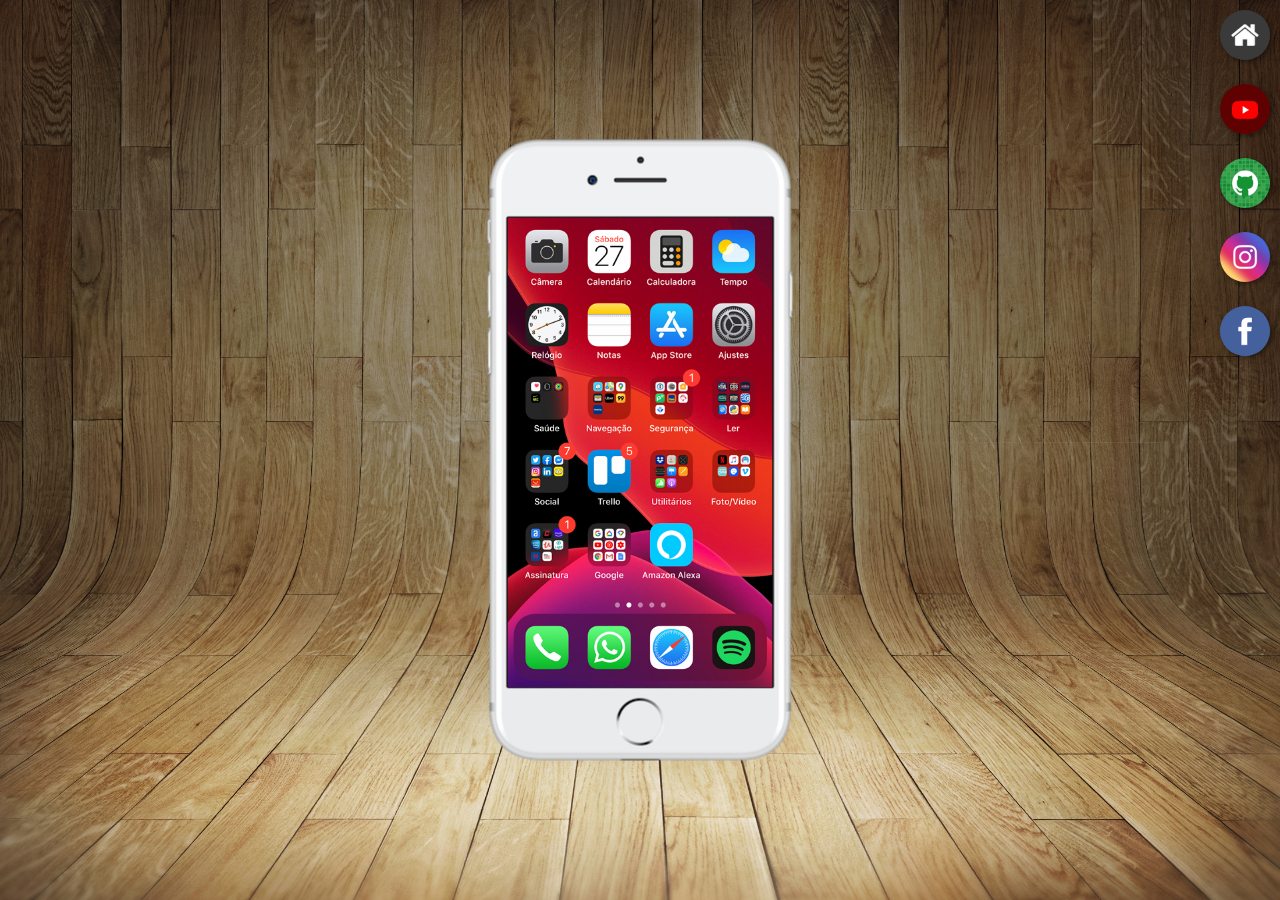
<file: index.html>
<!DOCTYPE html>
<html lang="pt-br">
<head>
    <meta charset="UTF-8">
    <meta name="viewport" content="width=device-width, initial-scale=1.0">
    <title>Projeto redes sociais</title>
    <link rel="shortcut icon" href="favicon.ico" type="image/x-icon">
    <link rel="stylesheet" href="estilos/style.css">
</head>
<body>
    <main>
        <section id="telefone">
            <iframe src="home.html" name="tela" id="tela" frameborder="0">
                Seu navegador não é compatível.
            </iframe>
        </section>

        <section id="redes-sociais">
            <a href="home.html" target="tela"><img src="imagens/logo-home.jpg" alt="Home"></a> <br>
            <a href="youtube.html" target="tela"><img src="imagens/logo-youtube.jpg" alt="youtube"></a> <br>
            <a href="github.html" target="tela"><img src="imagens/logo-github.jpg" alt="github"></a> <br>
            <a href="instagram.html" target="tela"><img src="imagens/logo-instagram.jpg" alt="insta"></a> <br>
            <a href="facebook.html" target="tela"><img src="imagens/logo-facebook.jpg" alt="facebook"></a>
        </section>
    </main>
</body>
</html>
</file>
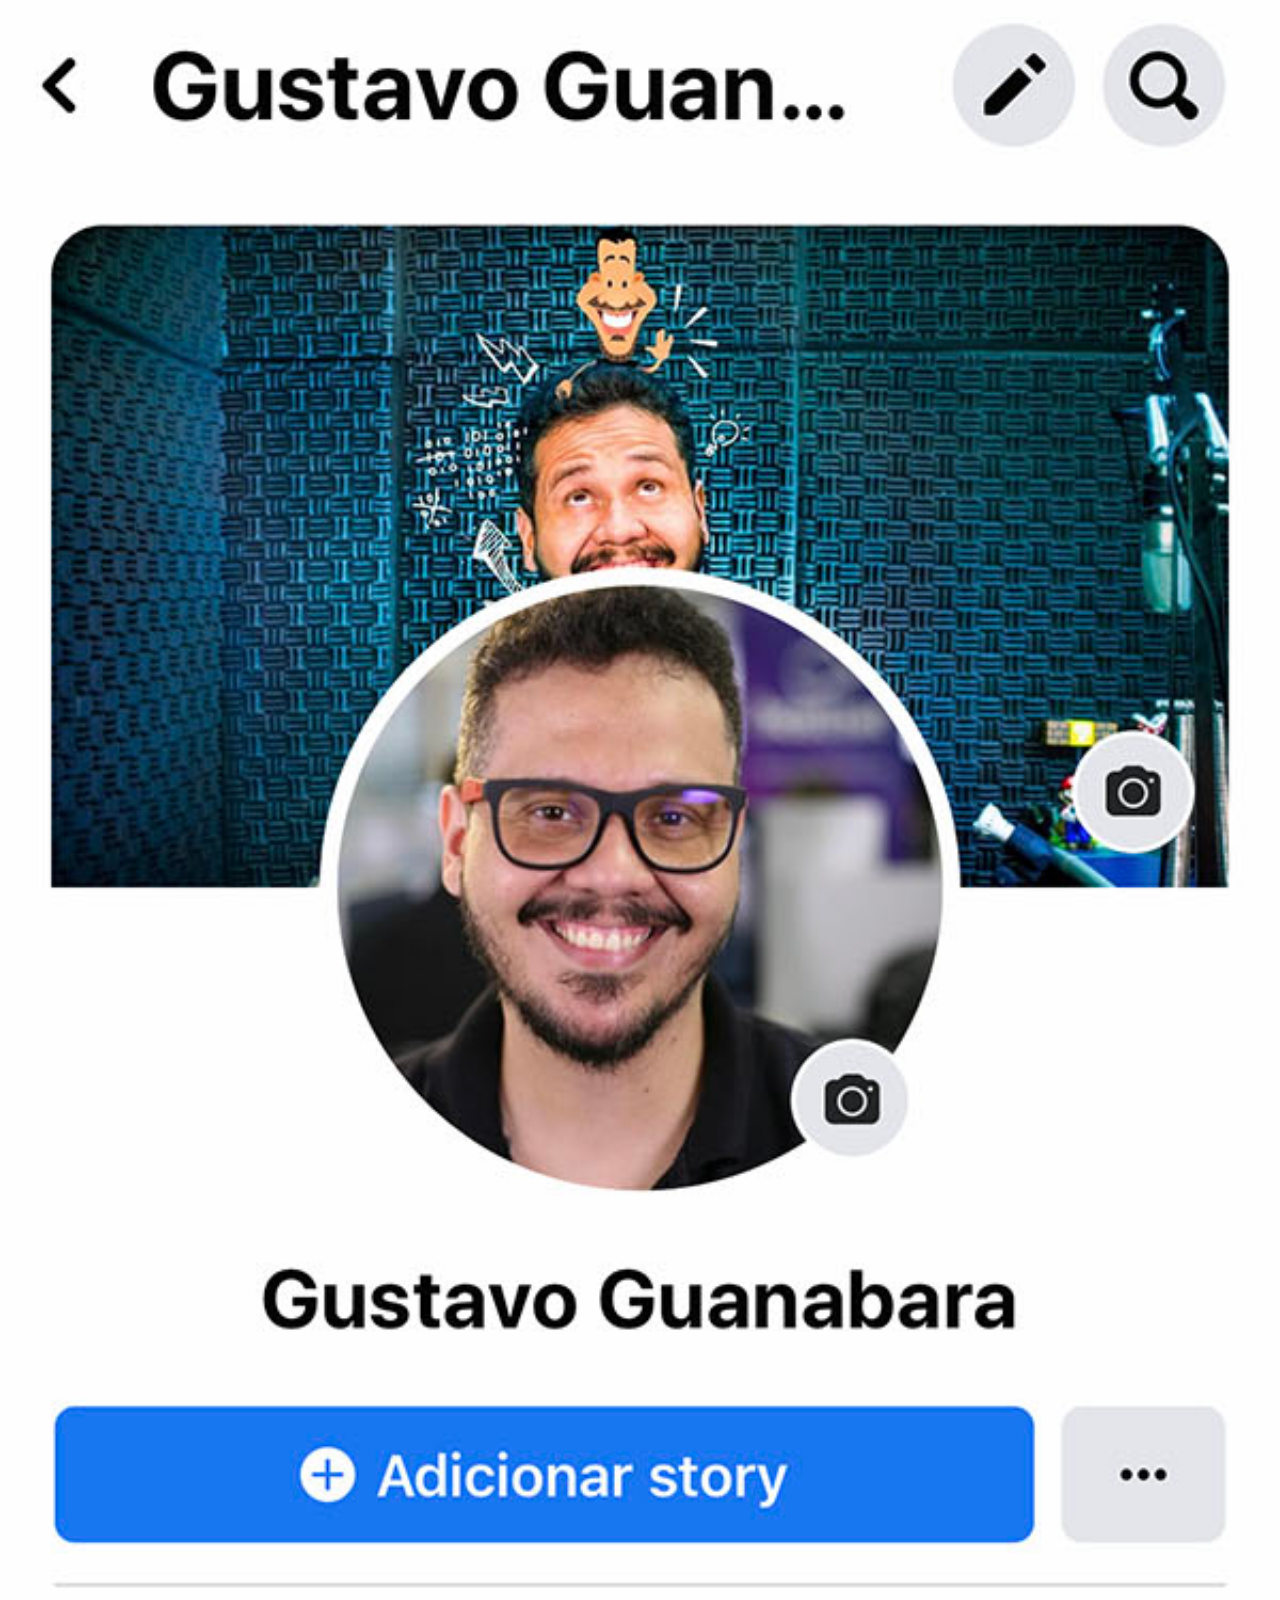
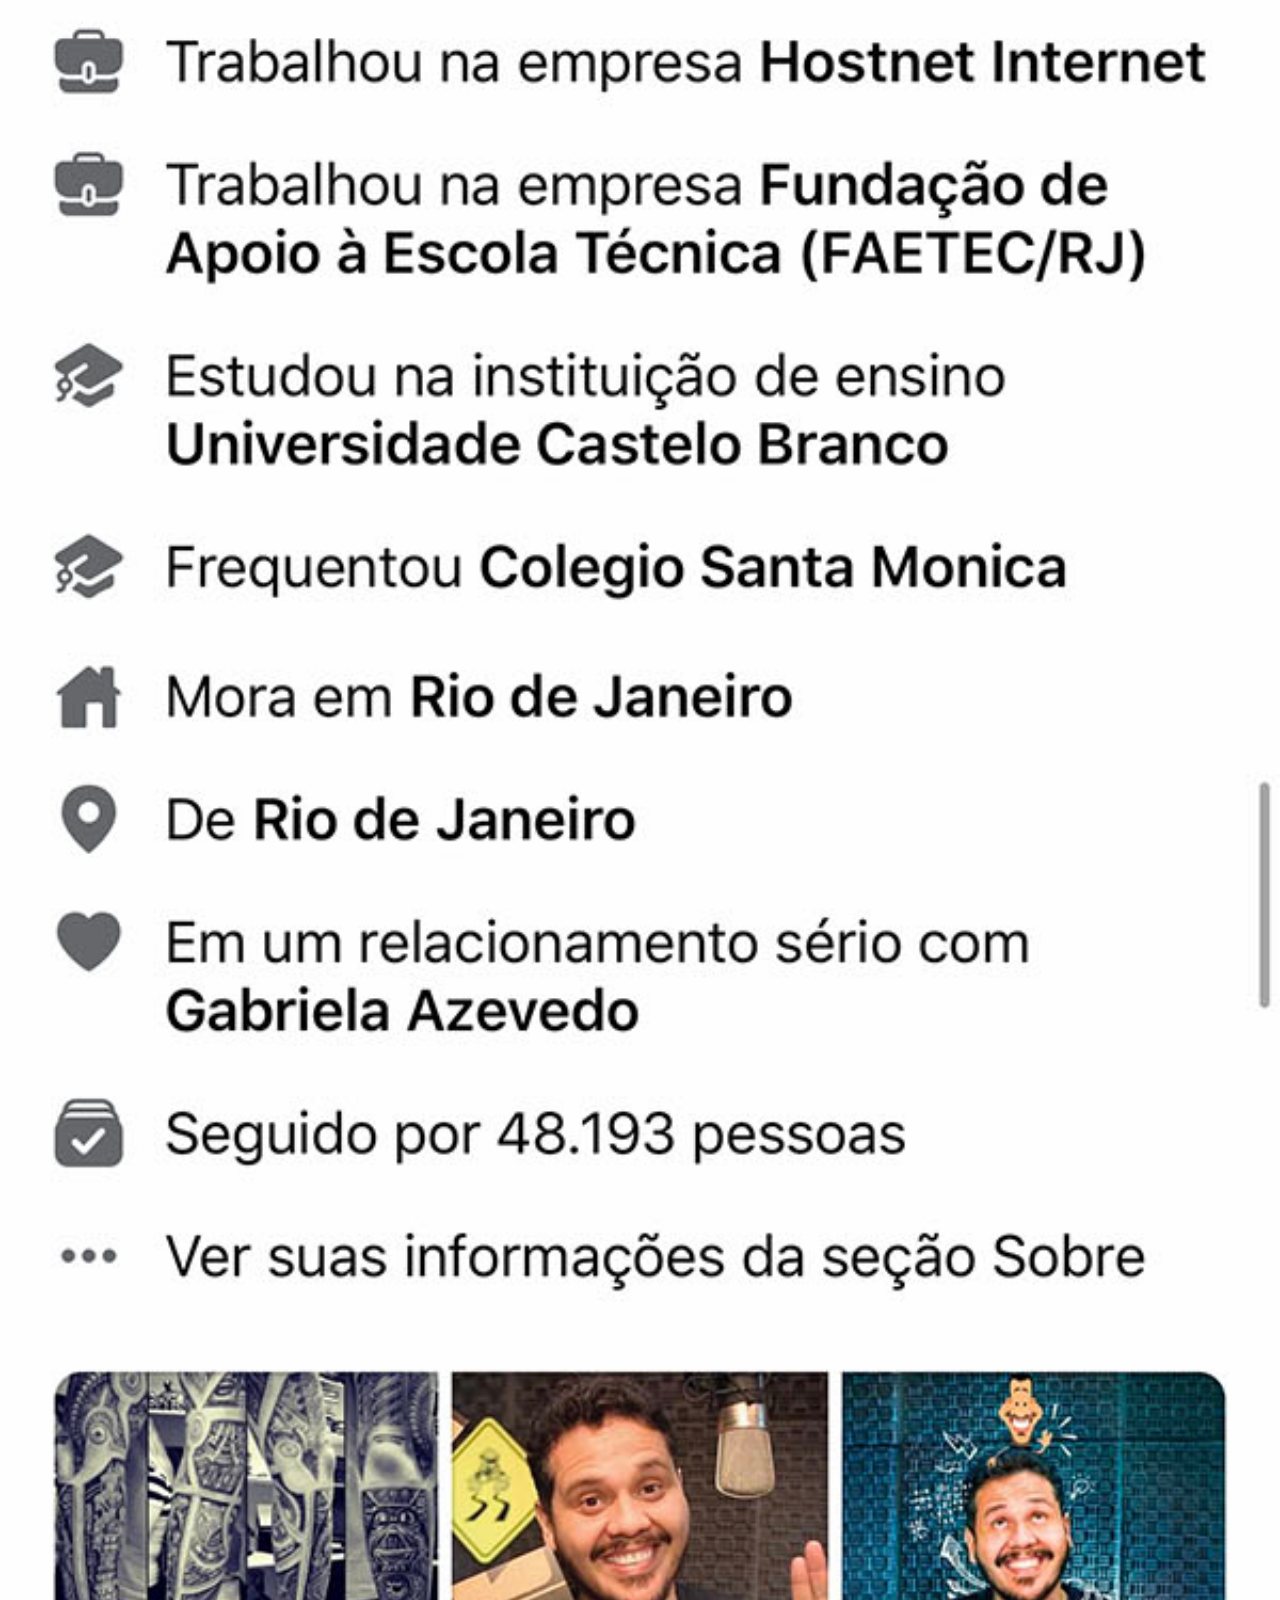
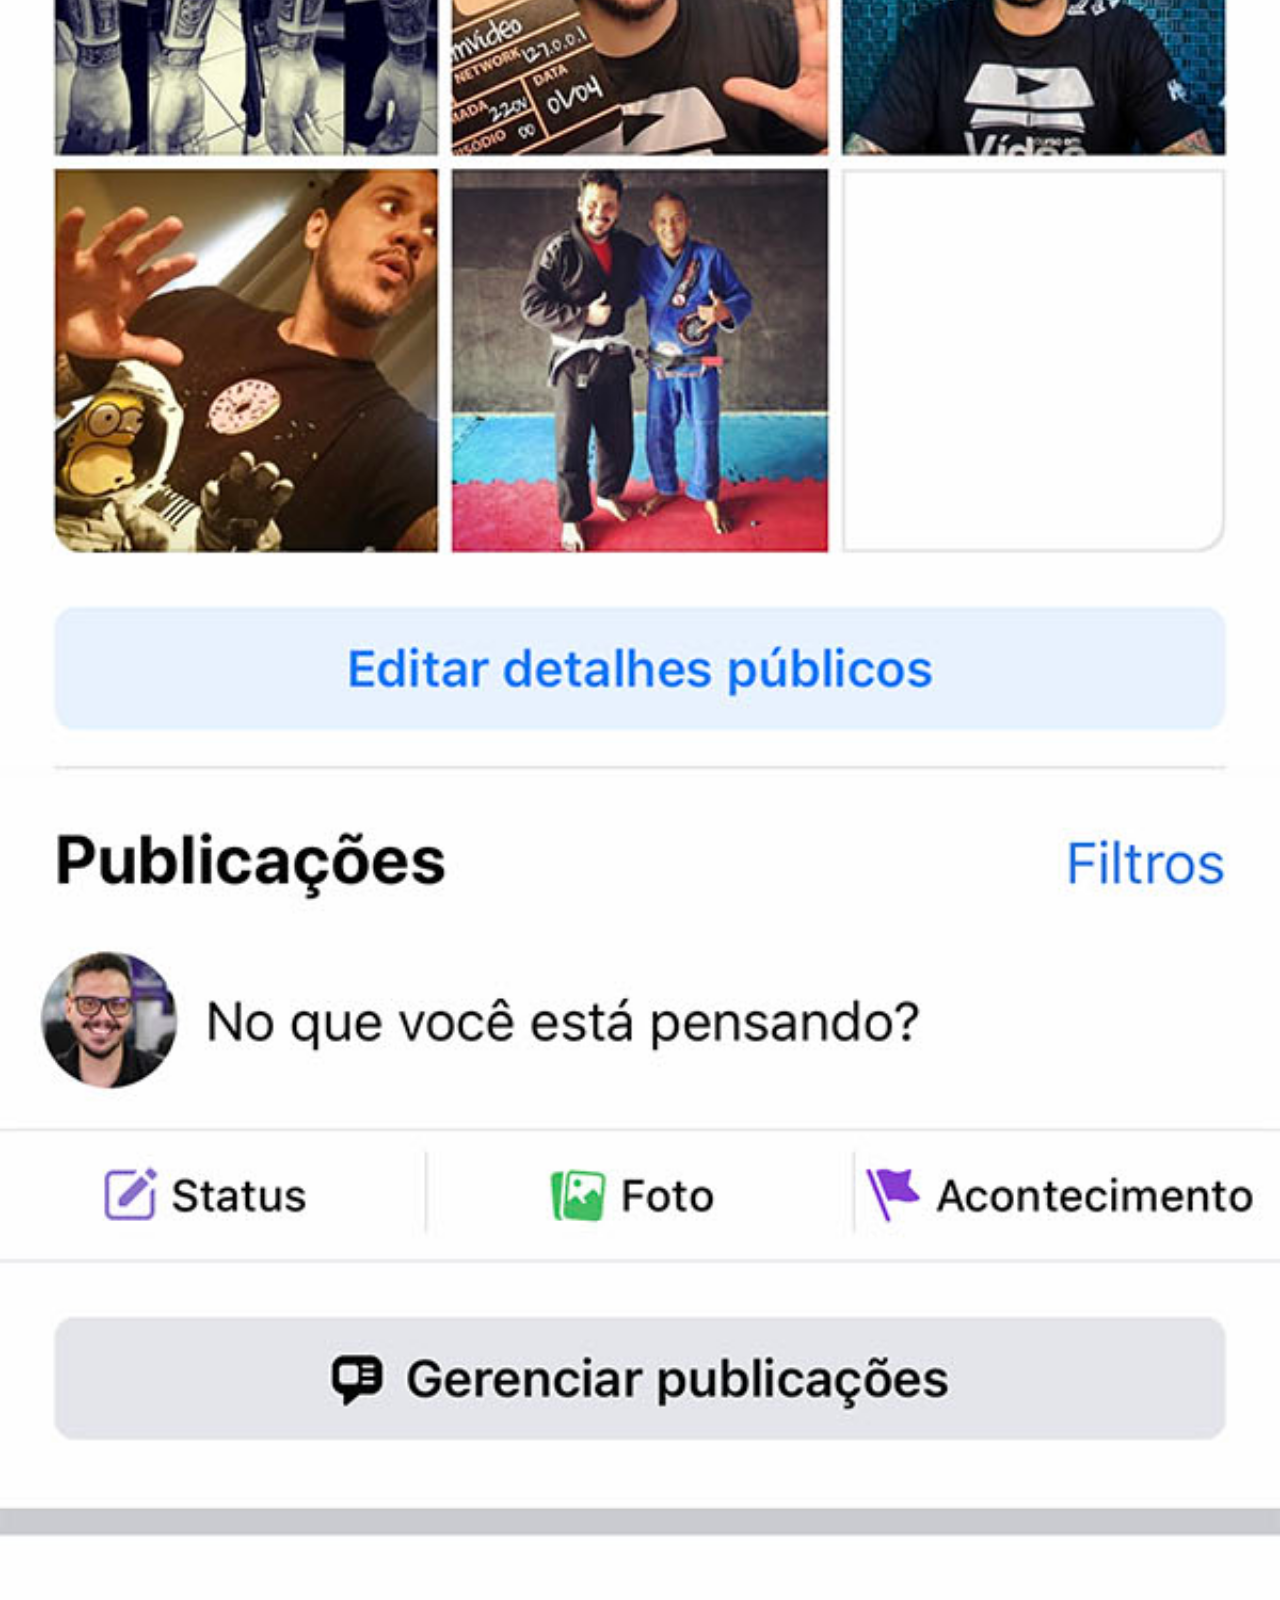
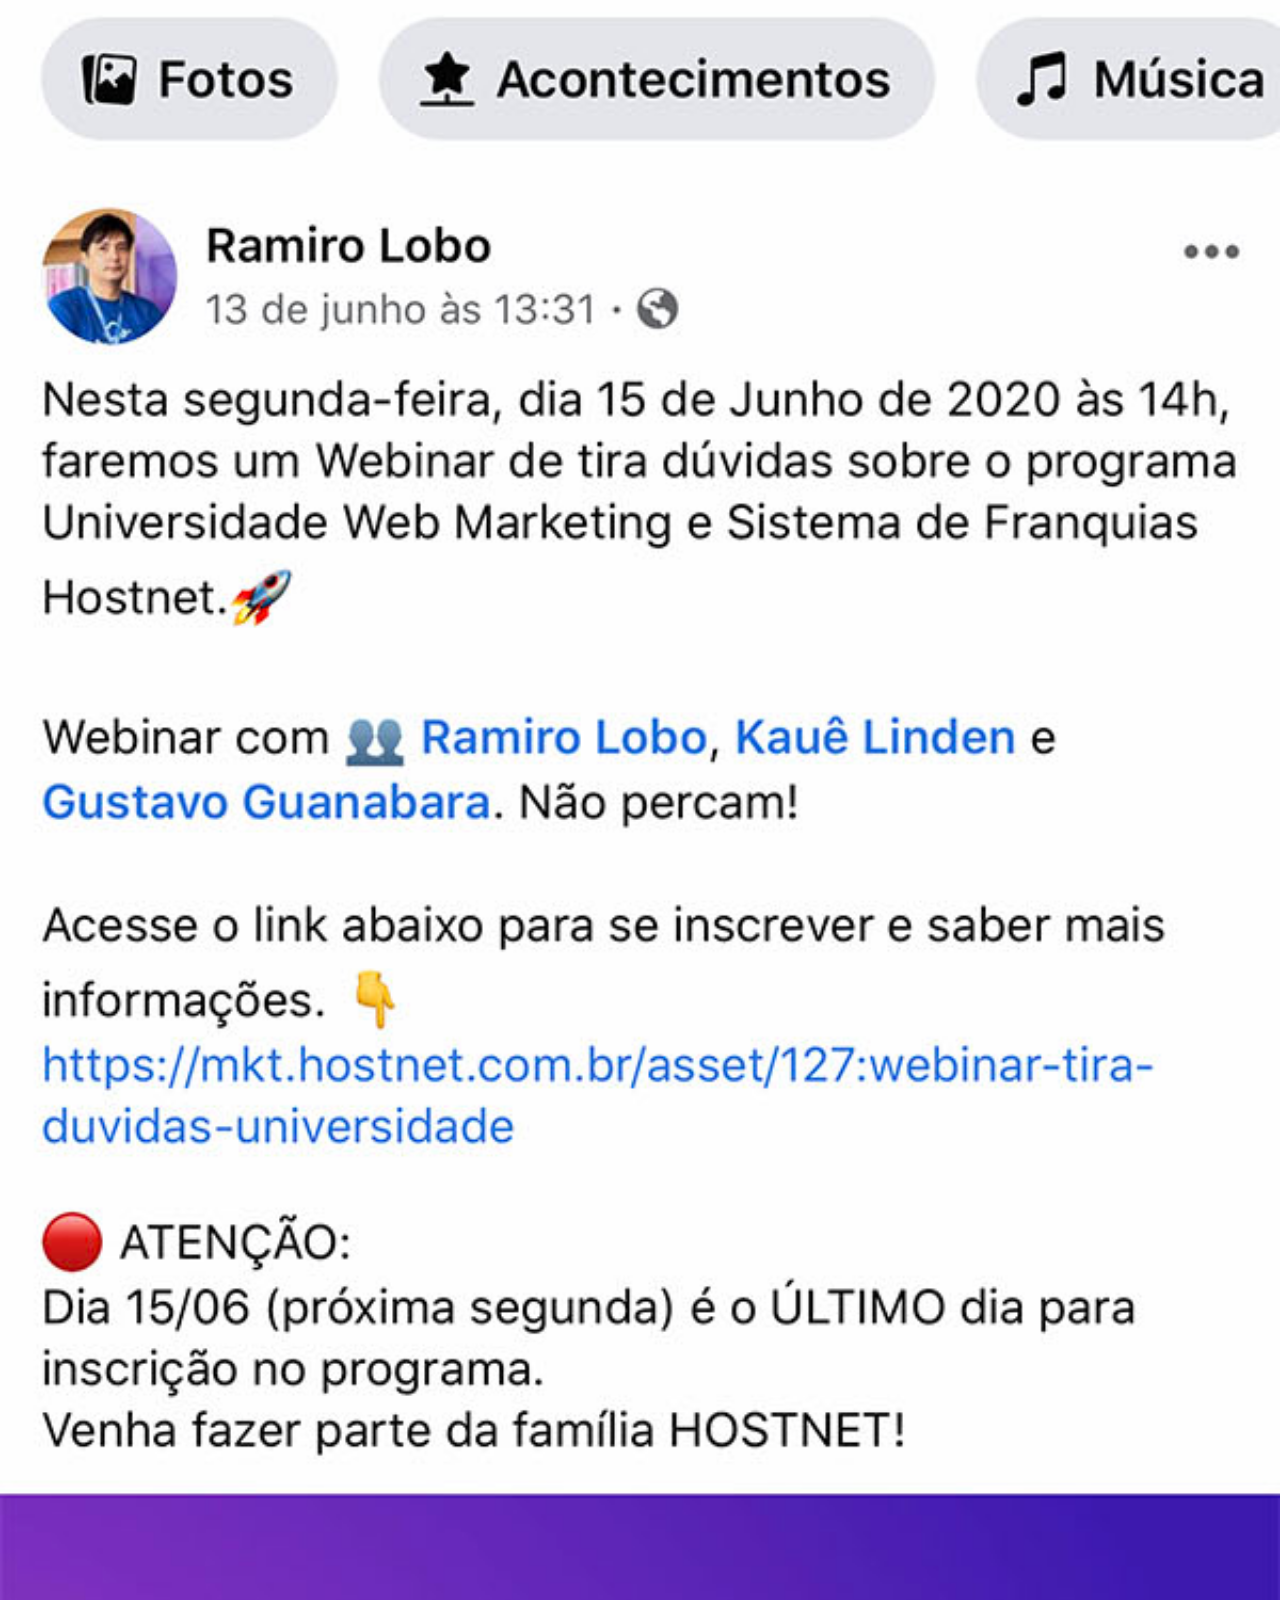
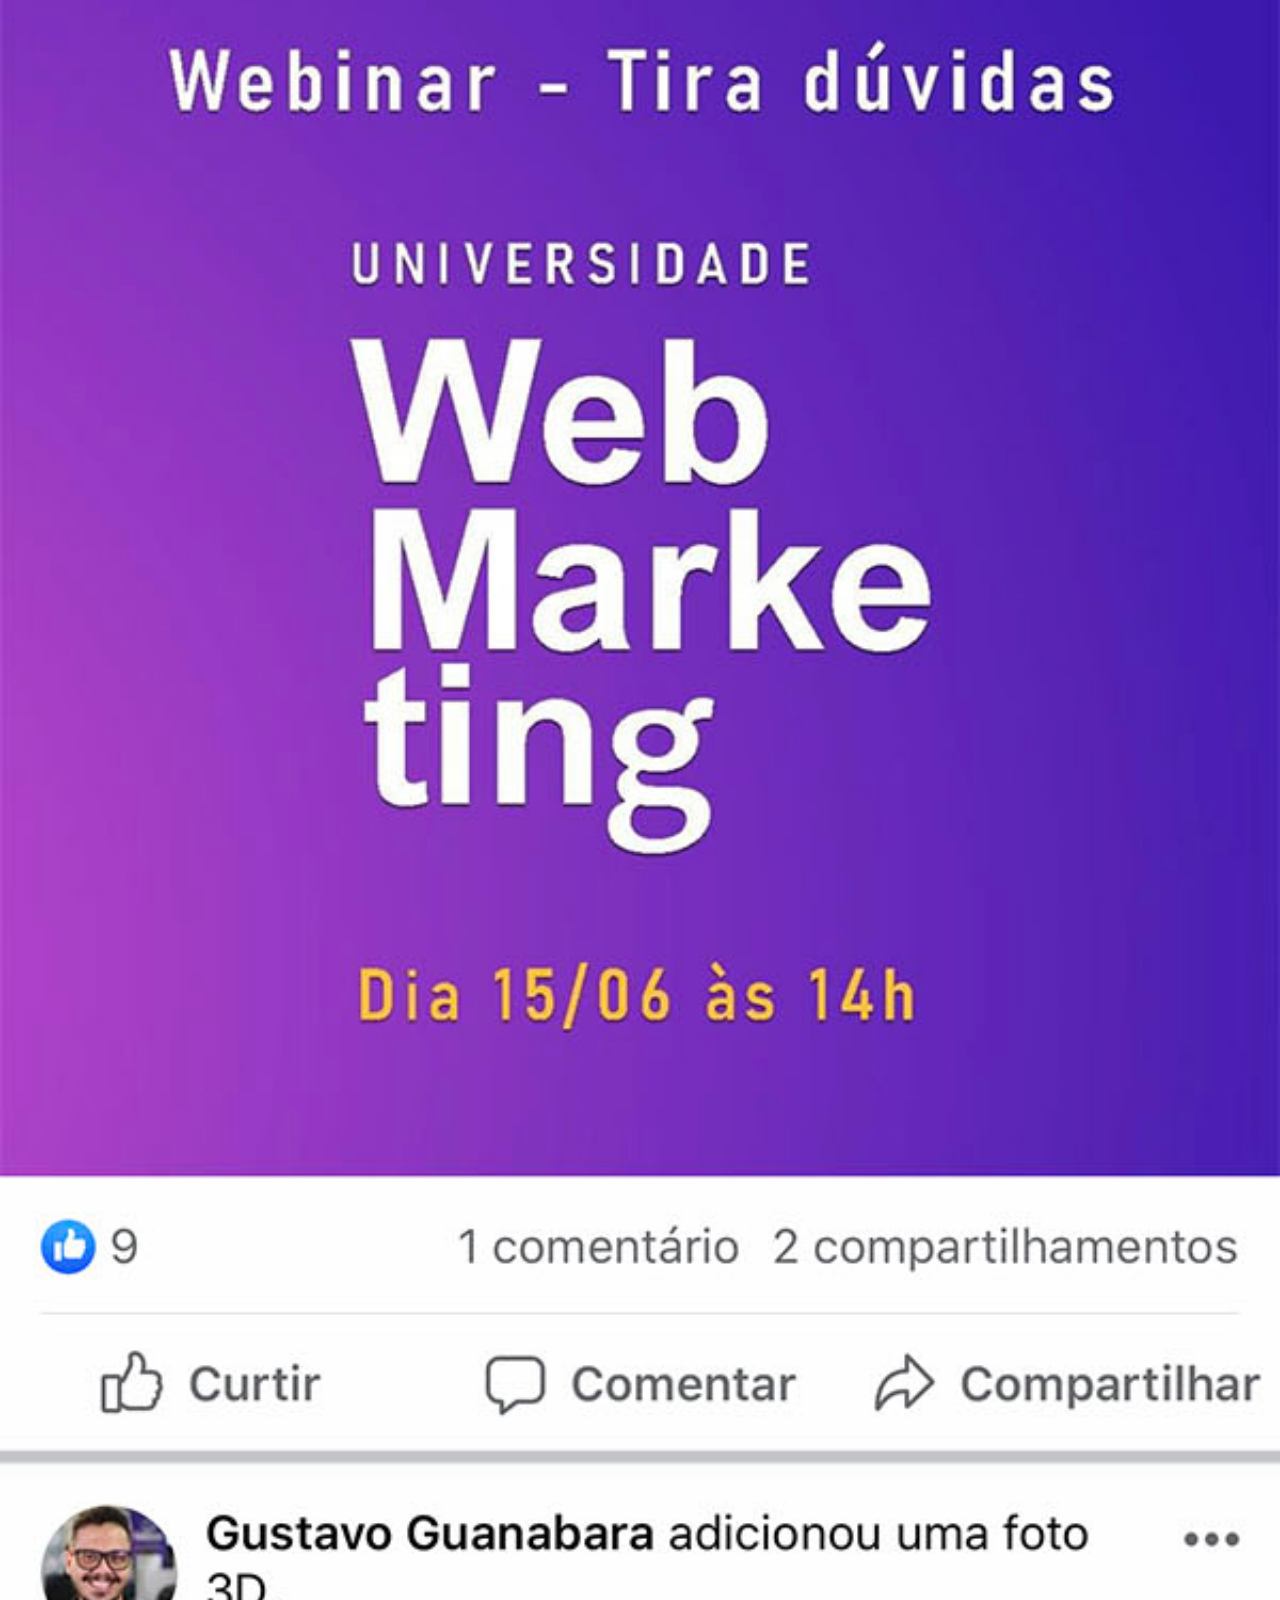
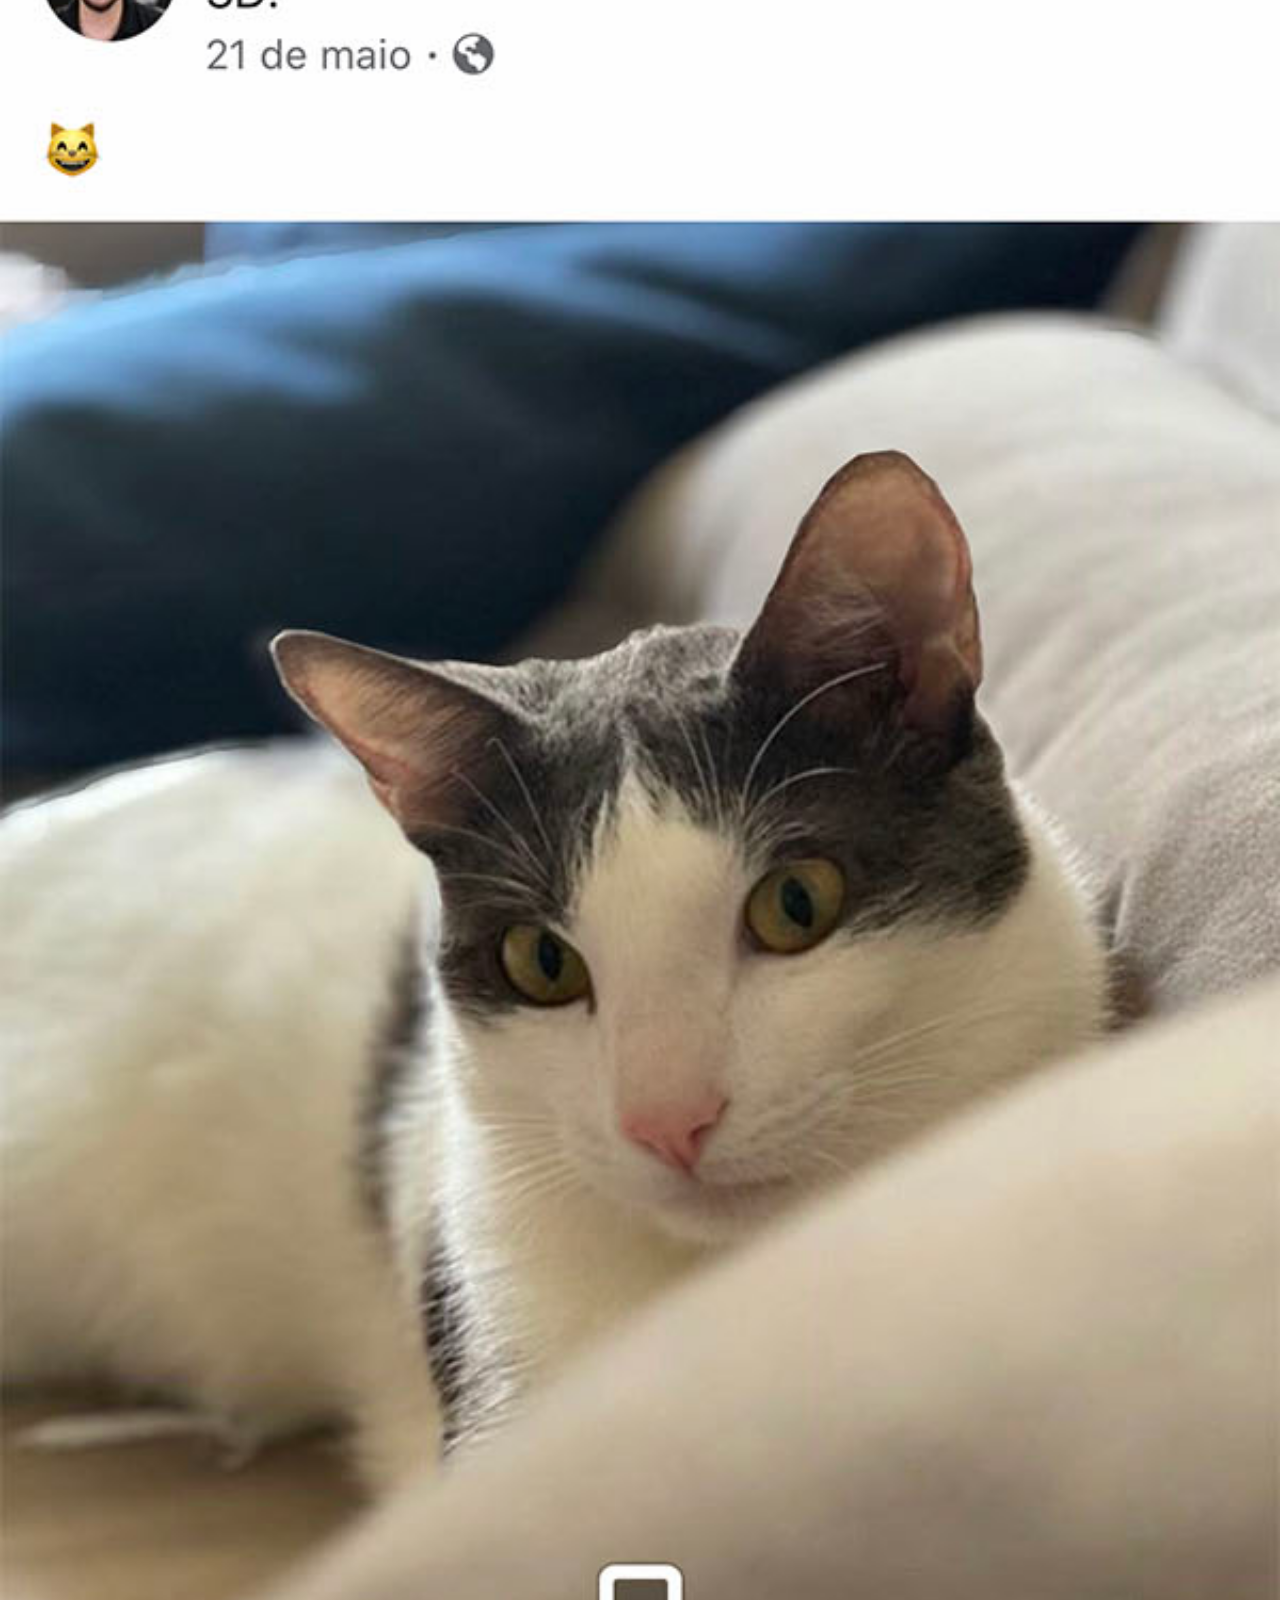
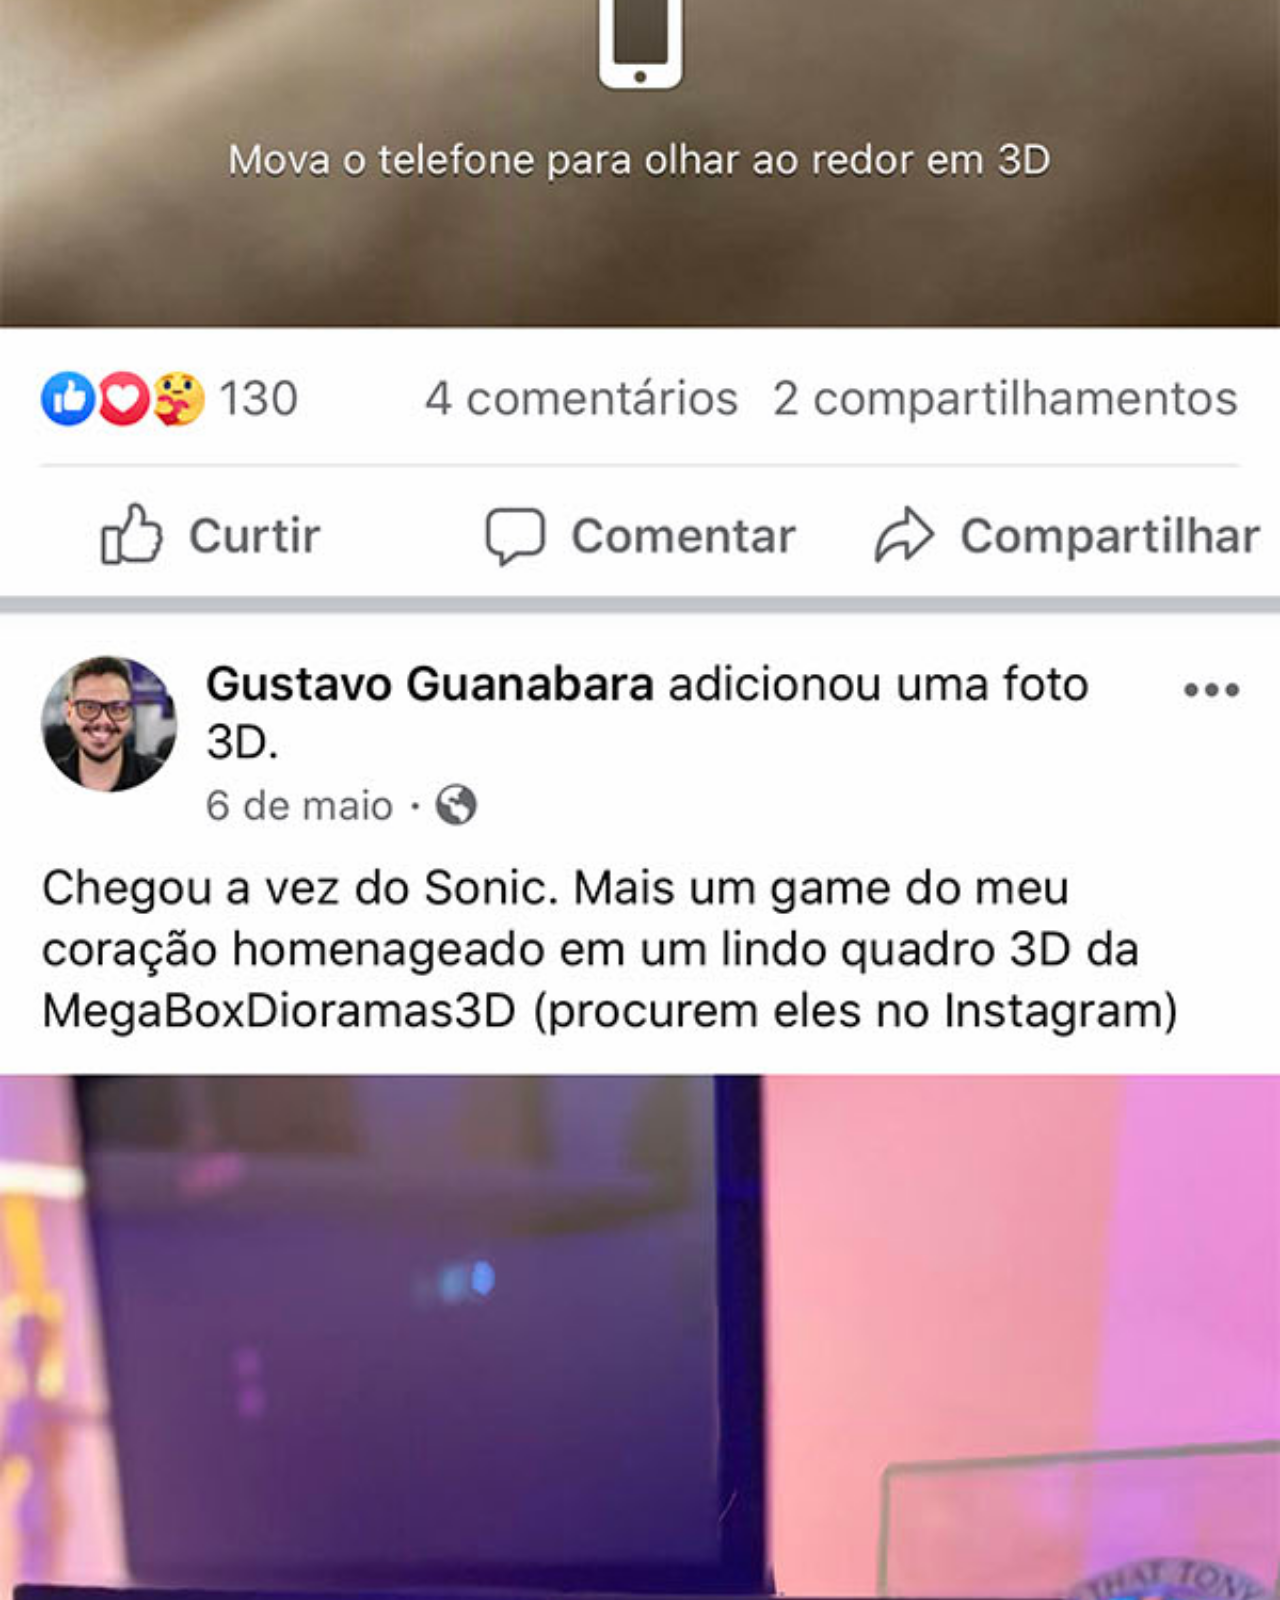
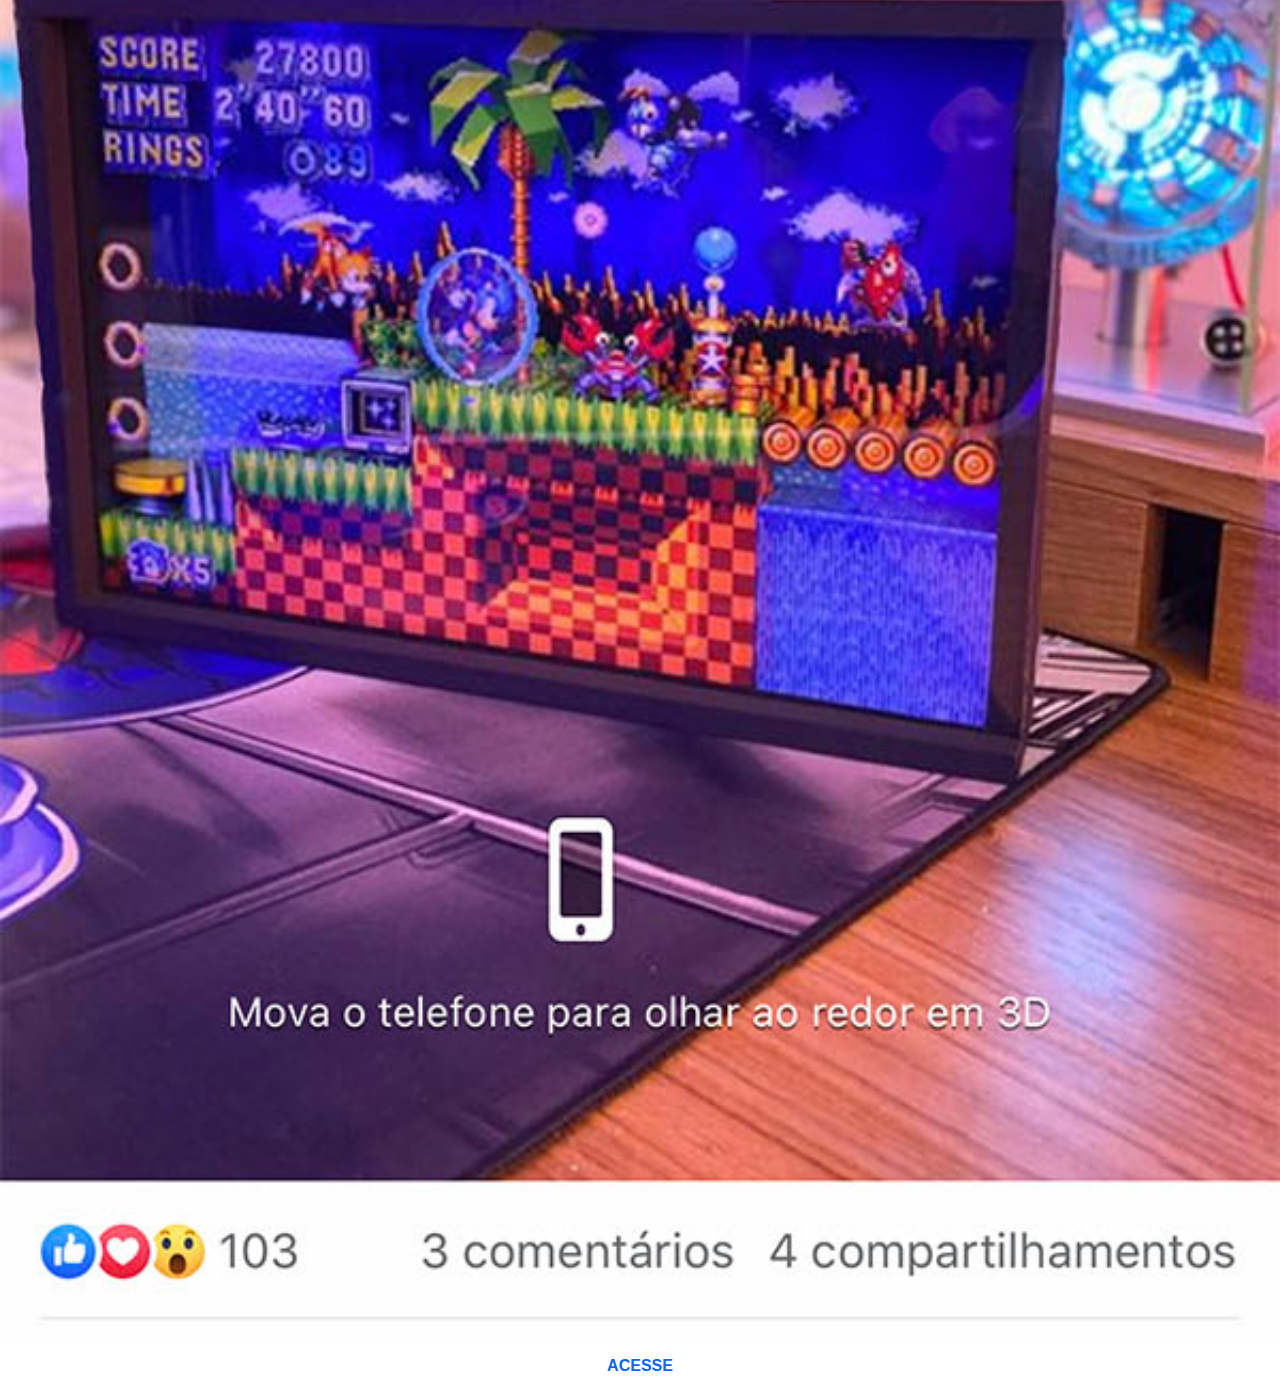
<file: facebook.html>
<!DOCTYPE html>
<html lang="pt-br">
<head>
    <meta charset="UTF-8">
    <meta name="viewport" content="width=device-width, initial-scale=1.0">
    <title>facebook</title>
    <style>
        *{
            margin: 0px;
            padding: 0px;
            font-family: Arial, Helvetica, sans-serif;
        }

        ::-webkit-scrollbar{
            width: 0px;
            height: 0px;
        }

        img{
            width: 100vw;
        }

        a{
            display: block;
            background-color: rgb(255, 255, 255);
            color: #0866FF;
            text-decoration: none;
            text-align: center;
            padding: 15px;
            font-weight: bold;
            transition: background-color 0.5s, color 0.5s;
        }
        
        a:hover{
            color: white;
            background-color: #0866FF;
        }
    </style>
</head>
<body>
    <img src="imagens/tela-facebook.jpg" alt="facebook">
    <a href="https://www.facebook.com/CursosEmVideo/?locale=pt_BR" target="_blank">ACESSE</a>

</body>
</html>
</file>
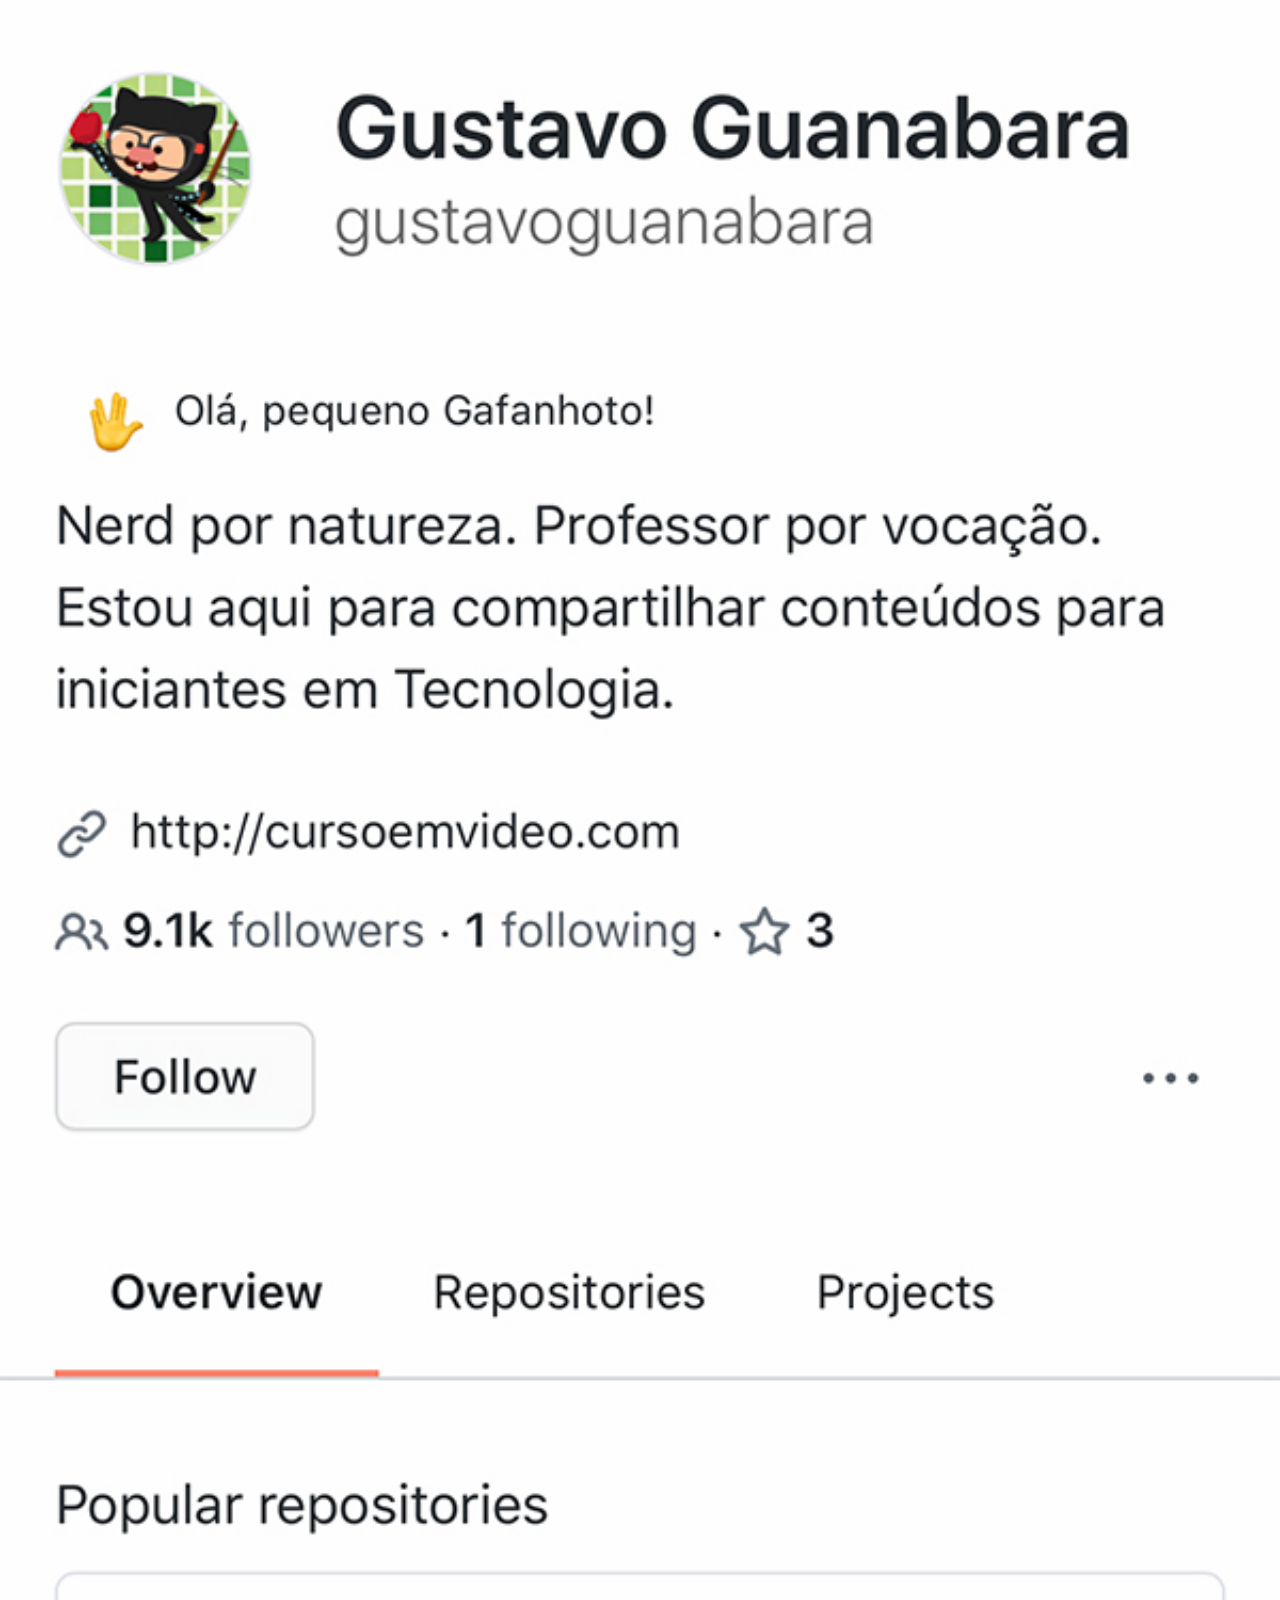
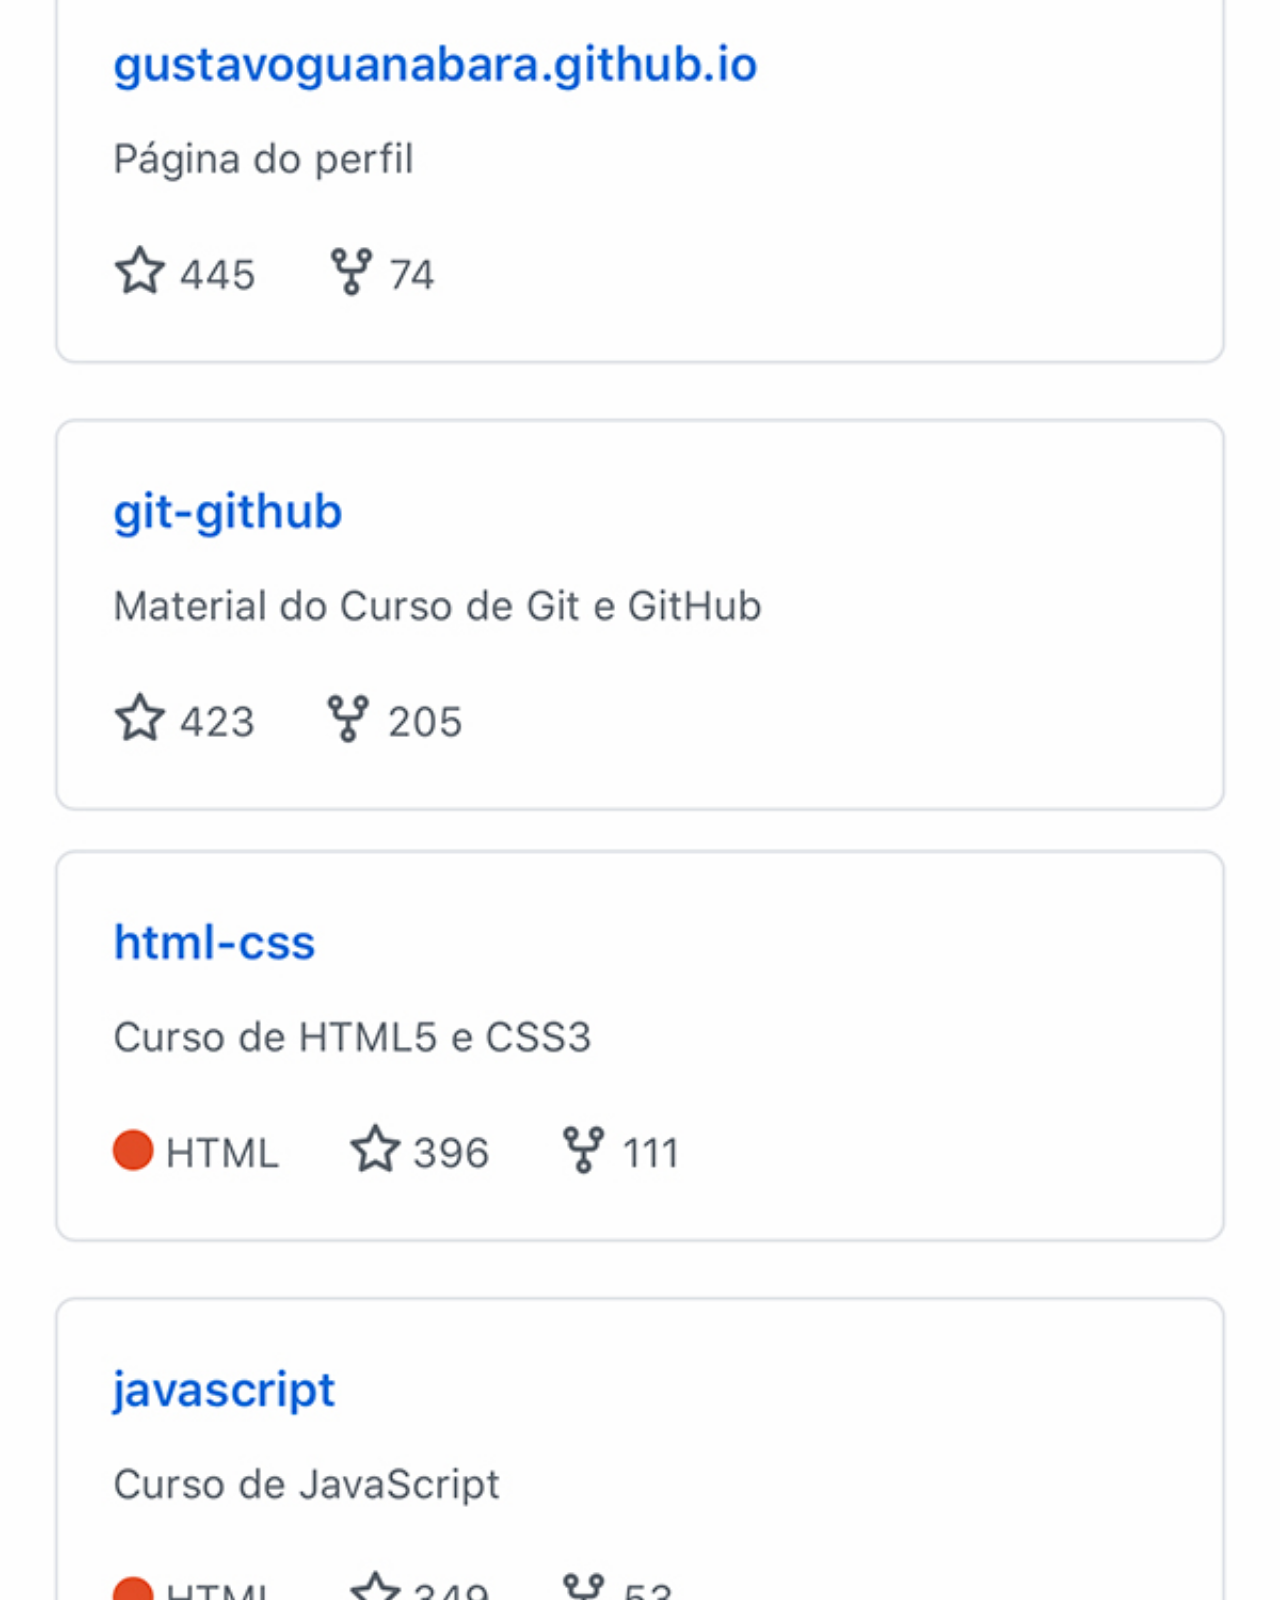
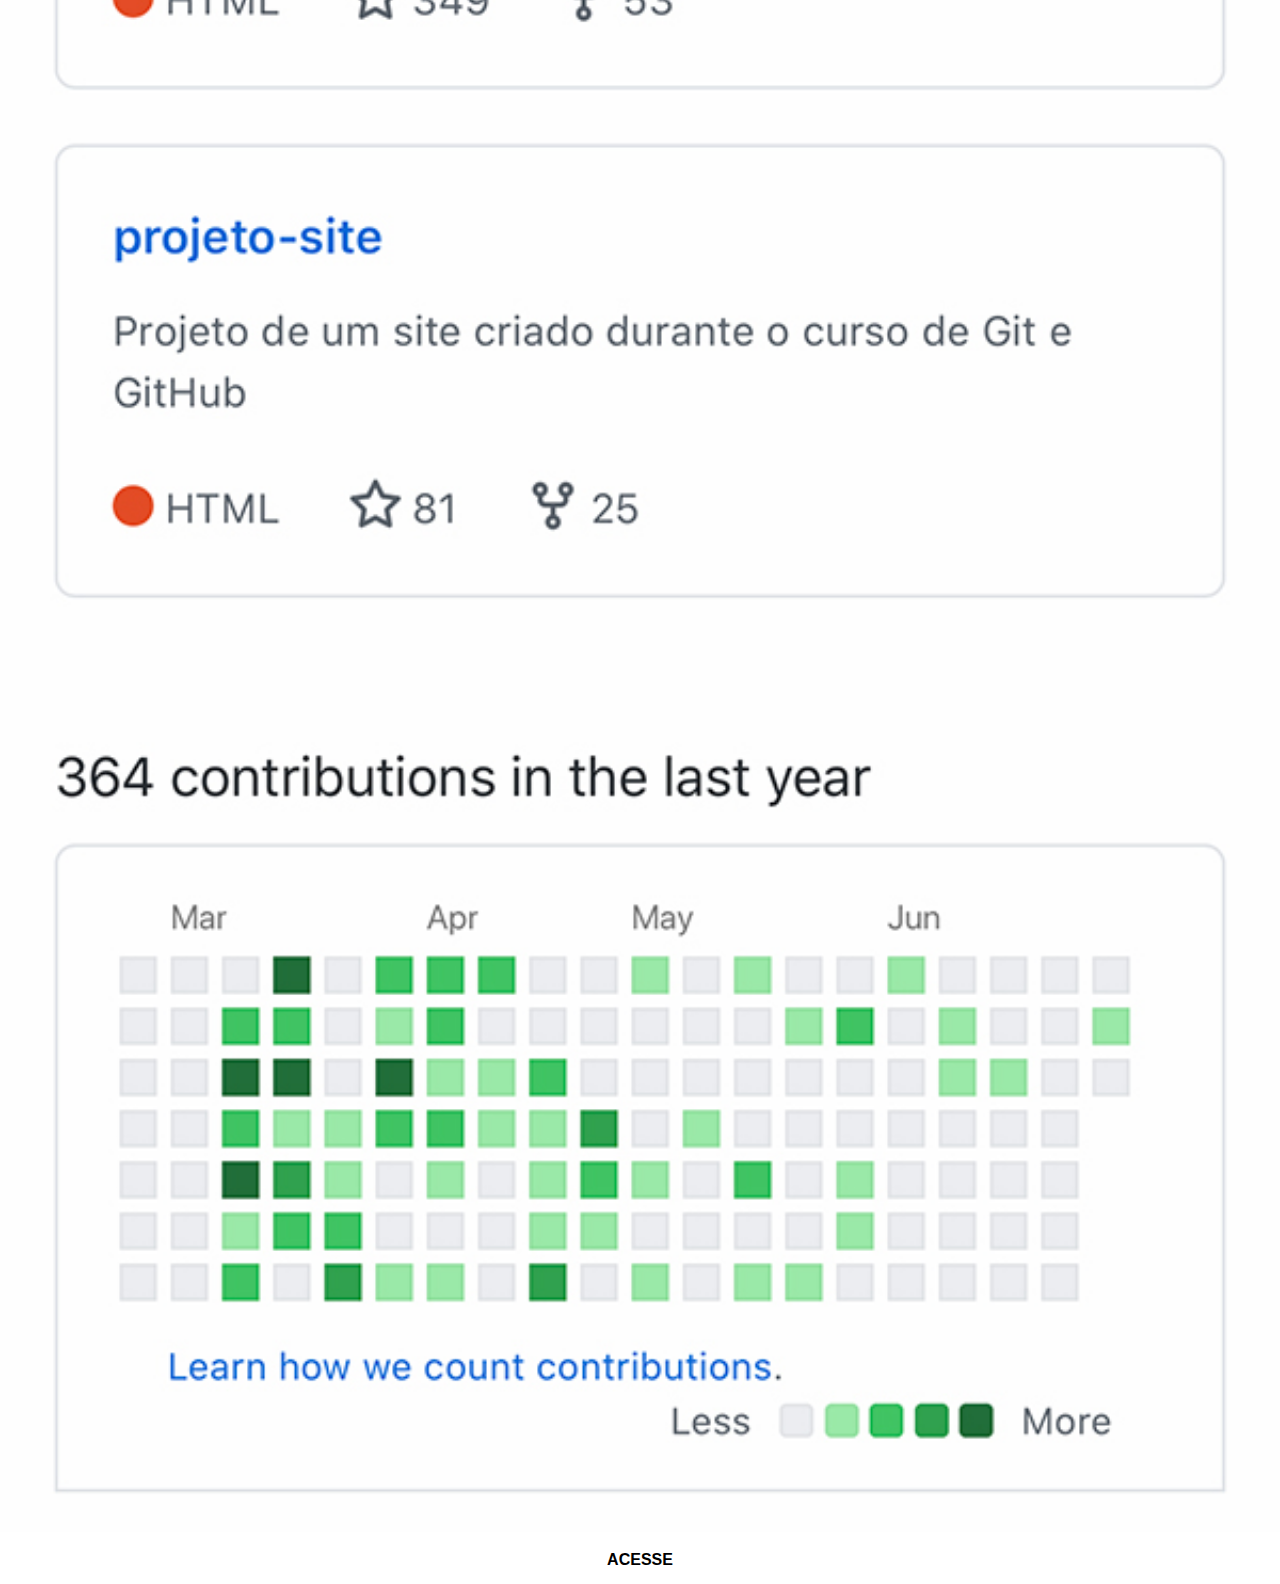
<file: github.html>
<!DOCTYPE html>
<html lang="pt-br">
<head>
    <meta charset="UTF-8">
    <meta name="viewport" content="width=device-width, initial-scale=1.0">
    <title>github</title>
    <style>
        *{
            margin: 0px;
            padding: 0px;
            font-family: Arial, Helvetica, sans-serif;
        }

        ::-webkit-scrollbar{
            width: 0px;
            height: 0px;
        }

        img{
            width: 100vw;
        }

        a{
            display: block;
            background-color: rgb(255, 255, 255);
            color: rgb(0, 0, 0);
            text-decoration: none;
            text-align: center;
            padding: 15px;
            font-weight: bold;
        }
        
        a:hover{
            color: rgb(185, 185, 185);
            background-color: rgb(0, 0, 0);
            transition: background-color 0.5s;
        }
    </style>
</head>
<body>
    <img src="imagens/tela-github.jpg" alt="github">
    <a href="https://github.com/gustavoguanabara" target="_blank">ACESSE</a>

</body>
</html>
</file>
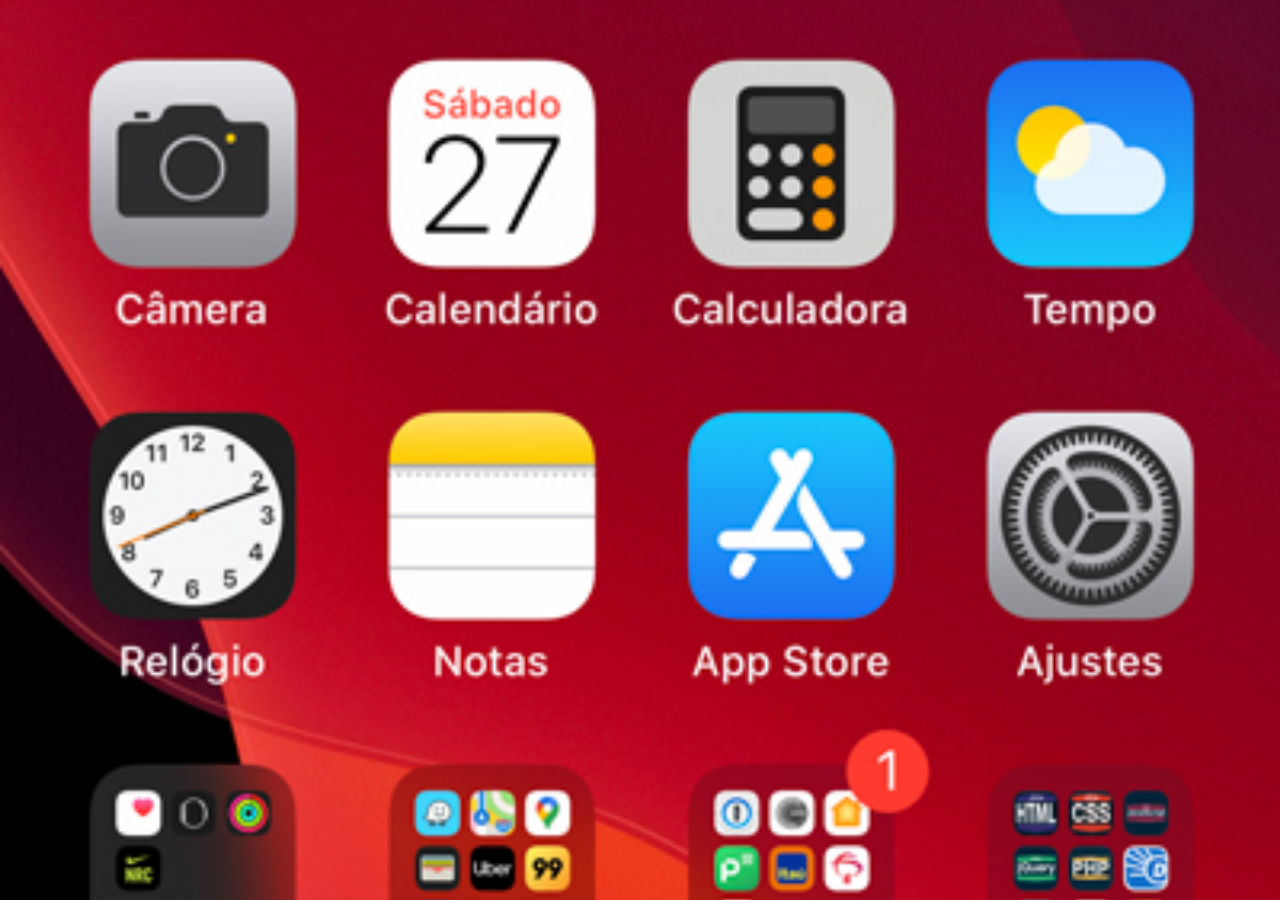
<file: home.html>
<!DOCTYPE html>
<html lang="pt-br">
<head>
    <meta charset="UTF-8">
    <meta name="viewport" content="width=device-width, initial-scale=1.0">
    <title>Home</title>
</head>
<style>
    *{
        margin: 0px;
        padding: 0px;;
    }

    body {
        width: 100vw;
        height: 100vh;
        background: black url(imagens/tela-home.jpg) no-repeat top center;
        background-size: cover;
    }
</style>
<body>
    
</body>
</html>
</file>
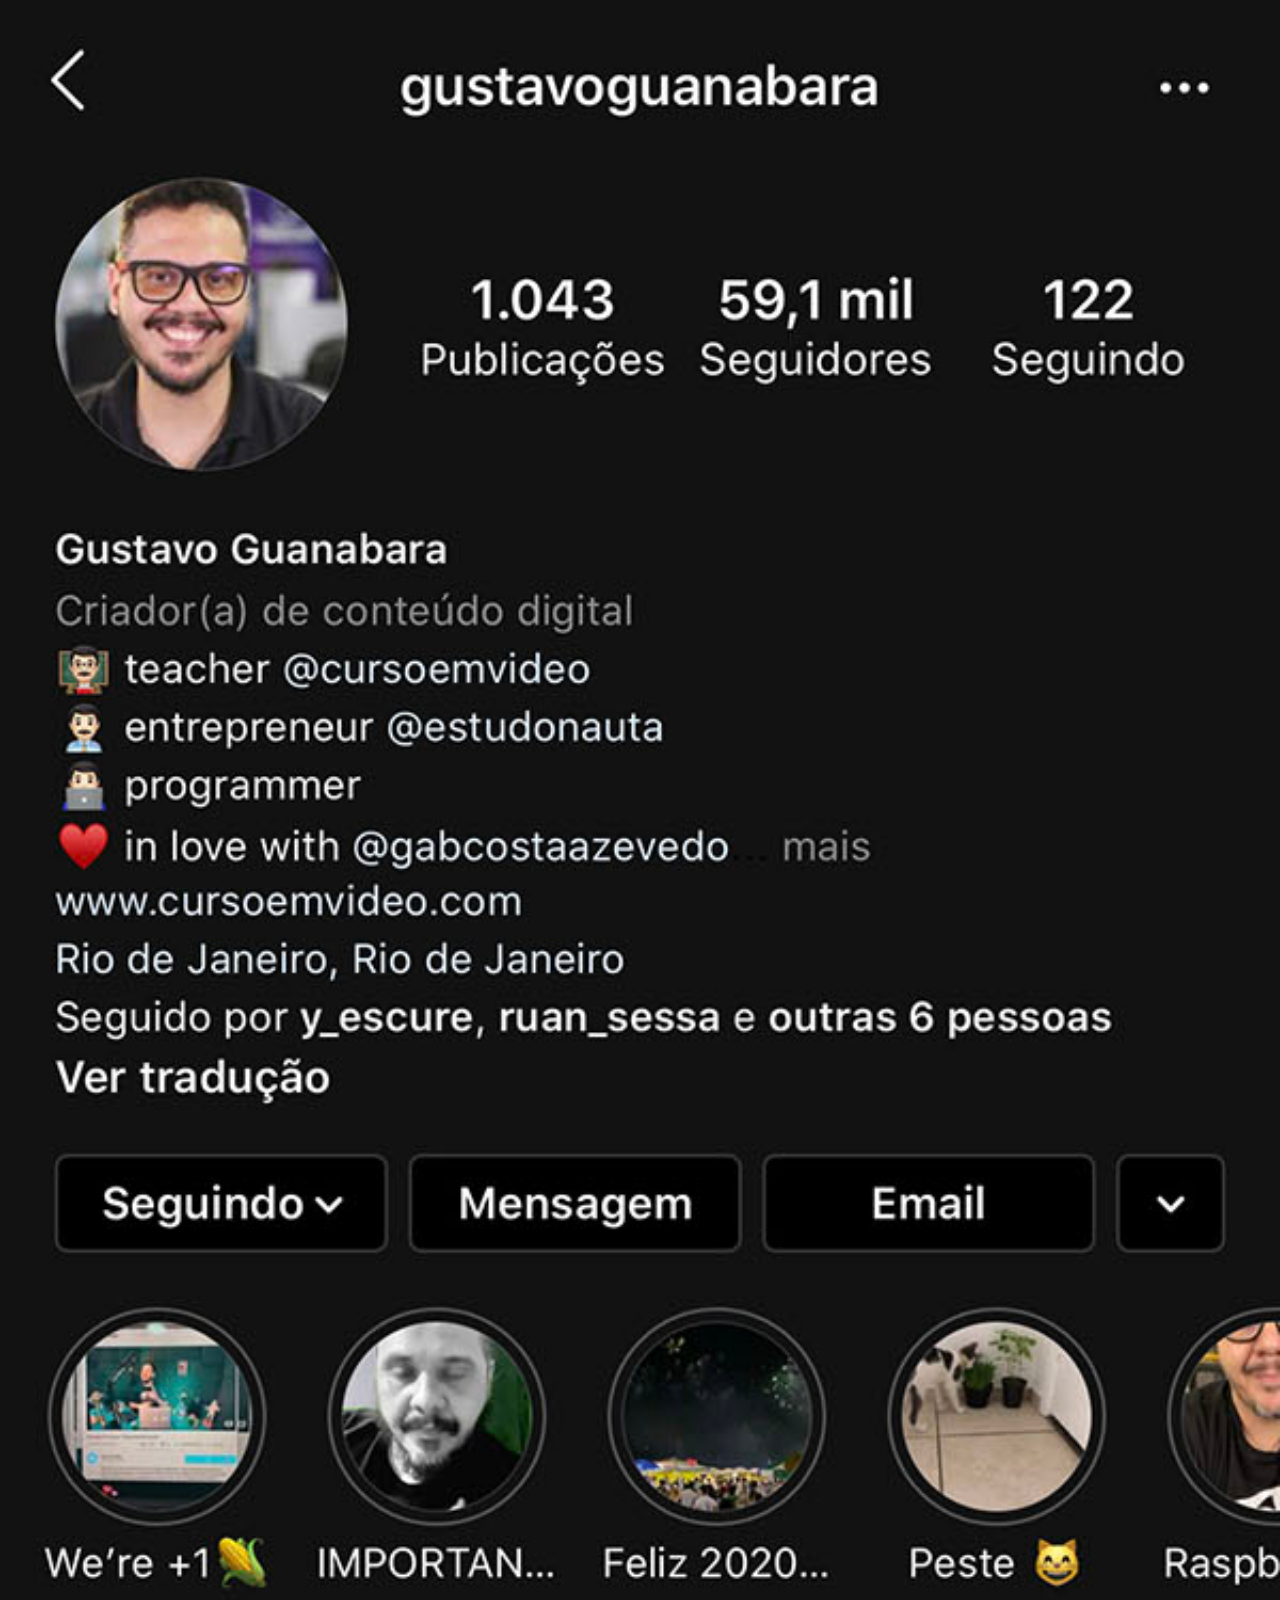
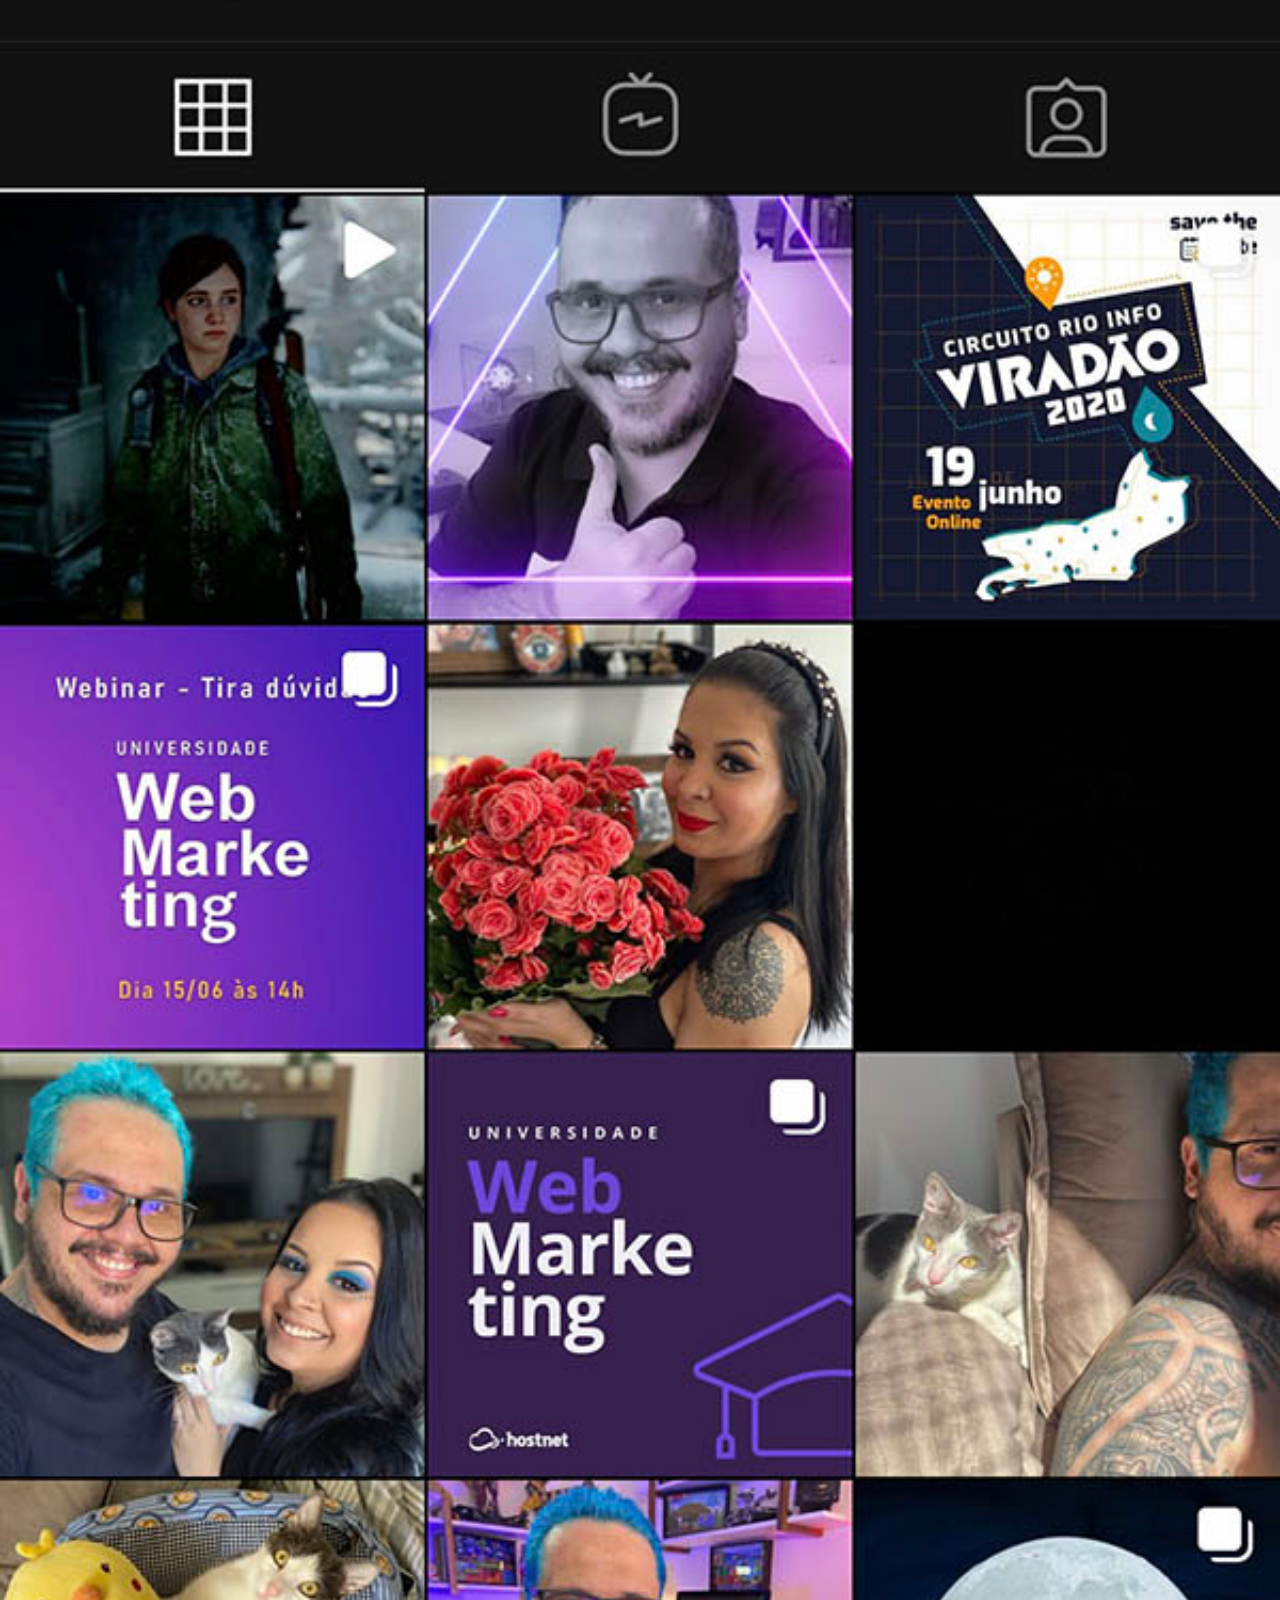
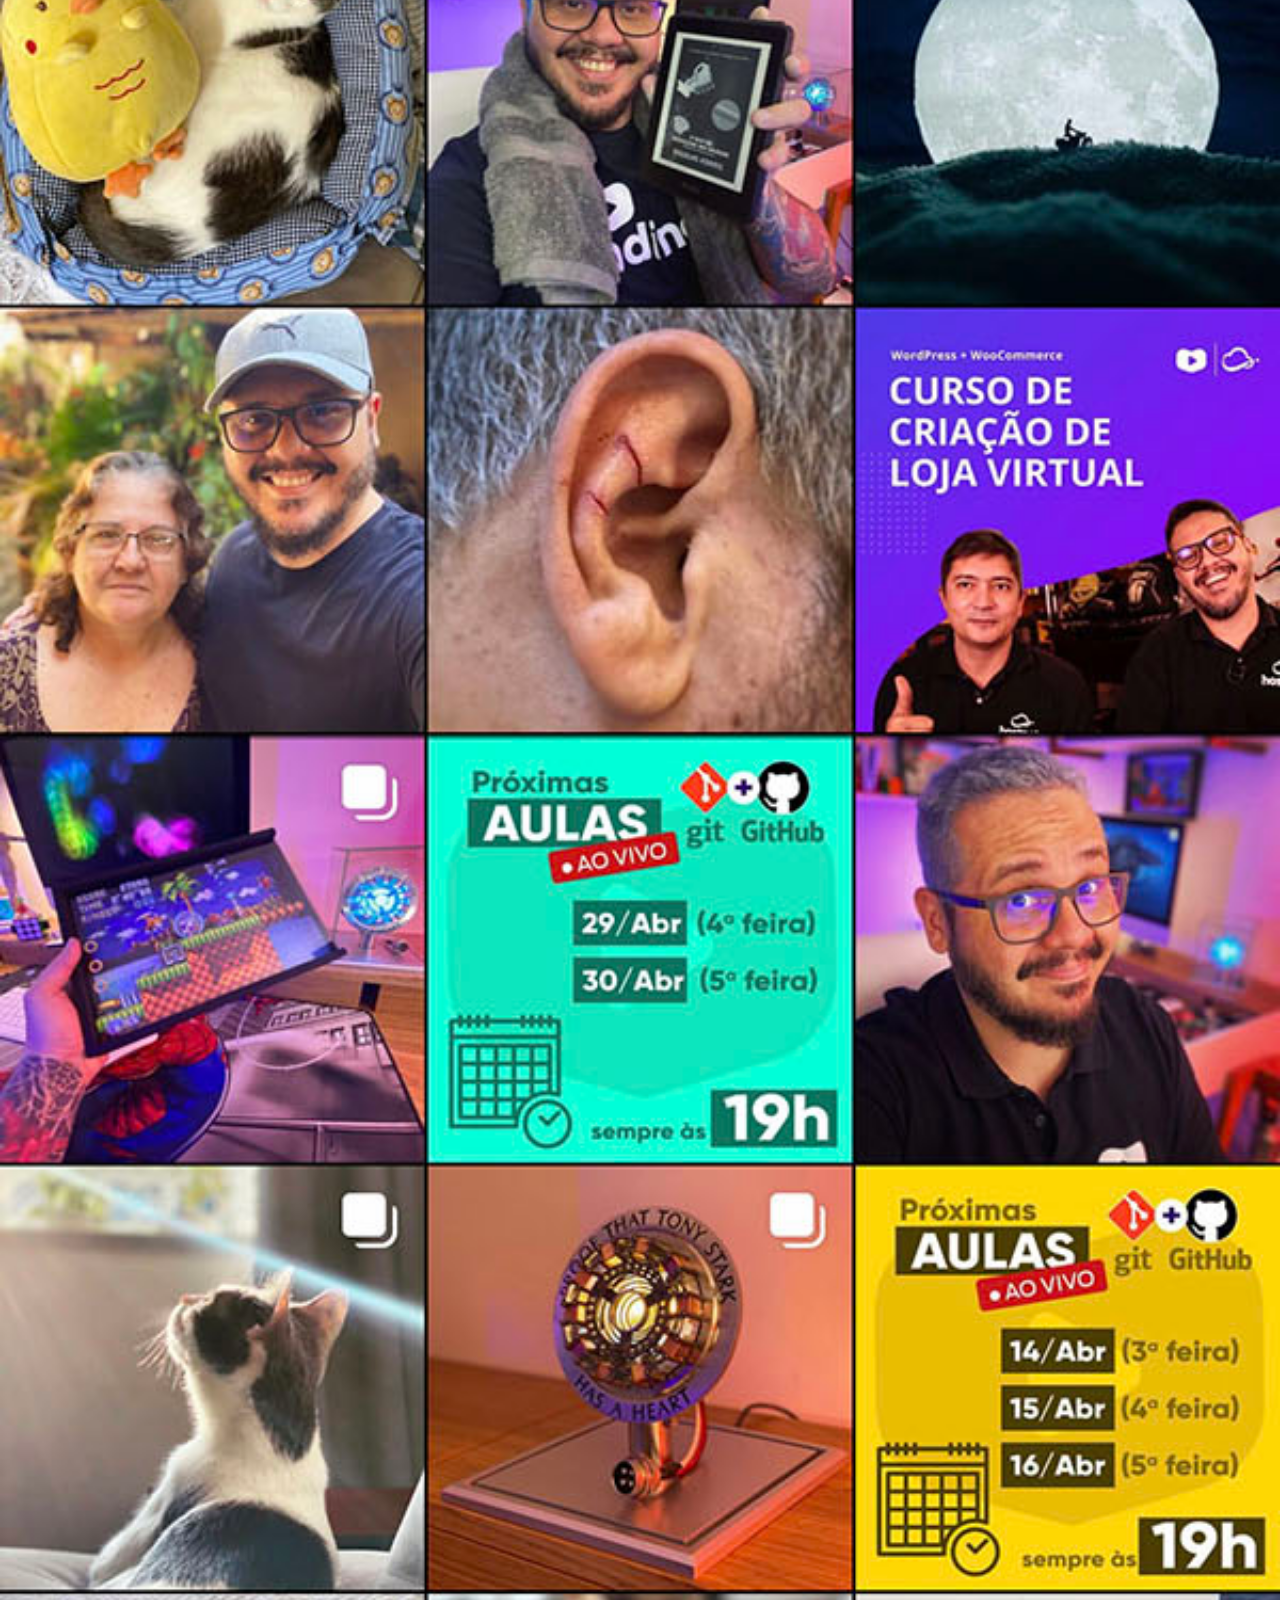
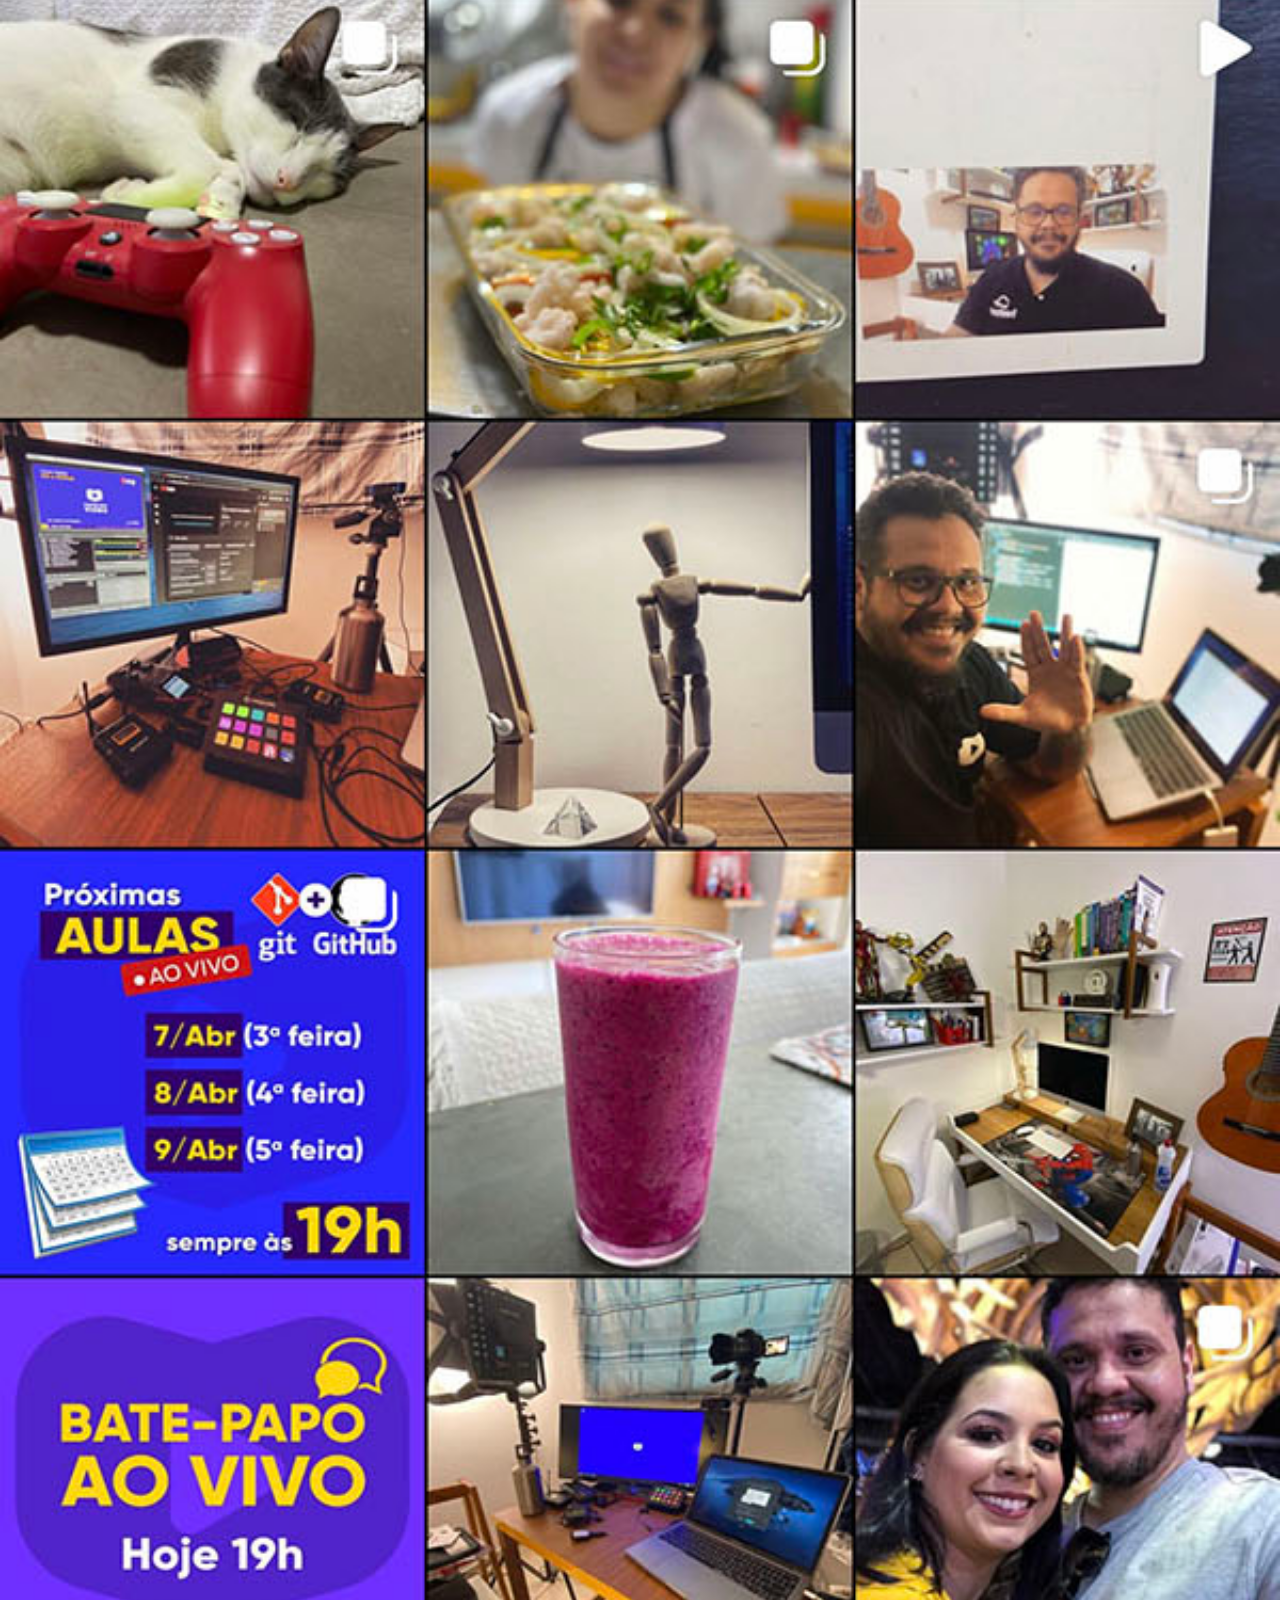
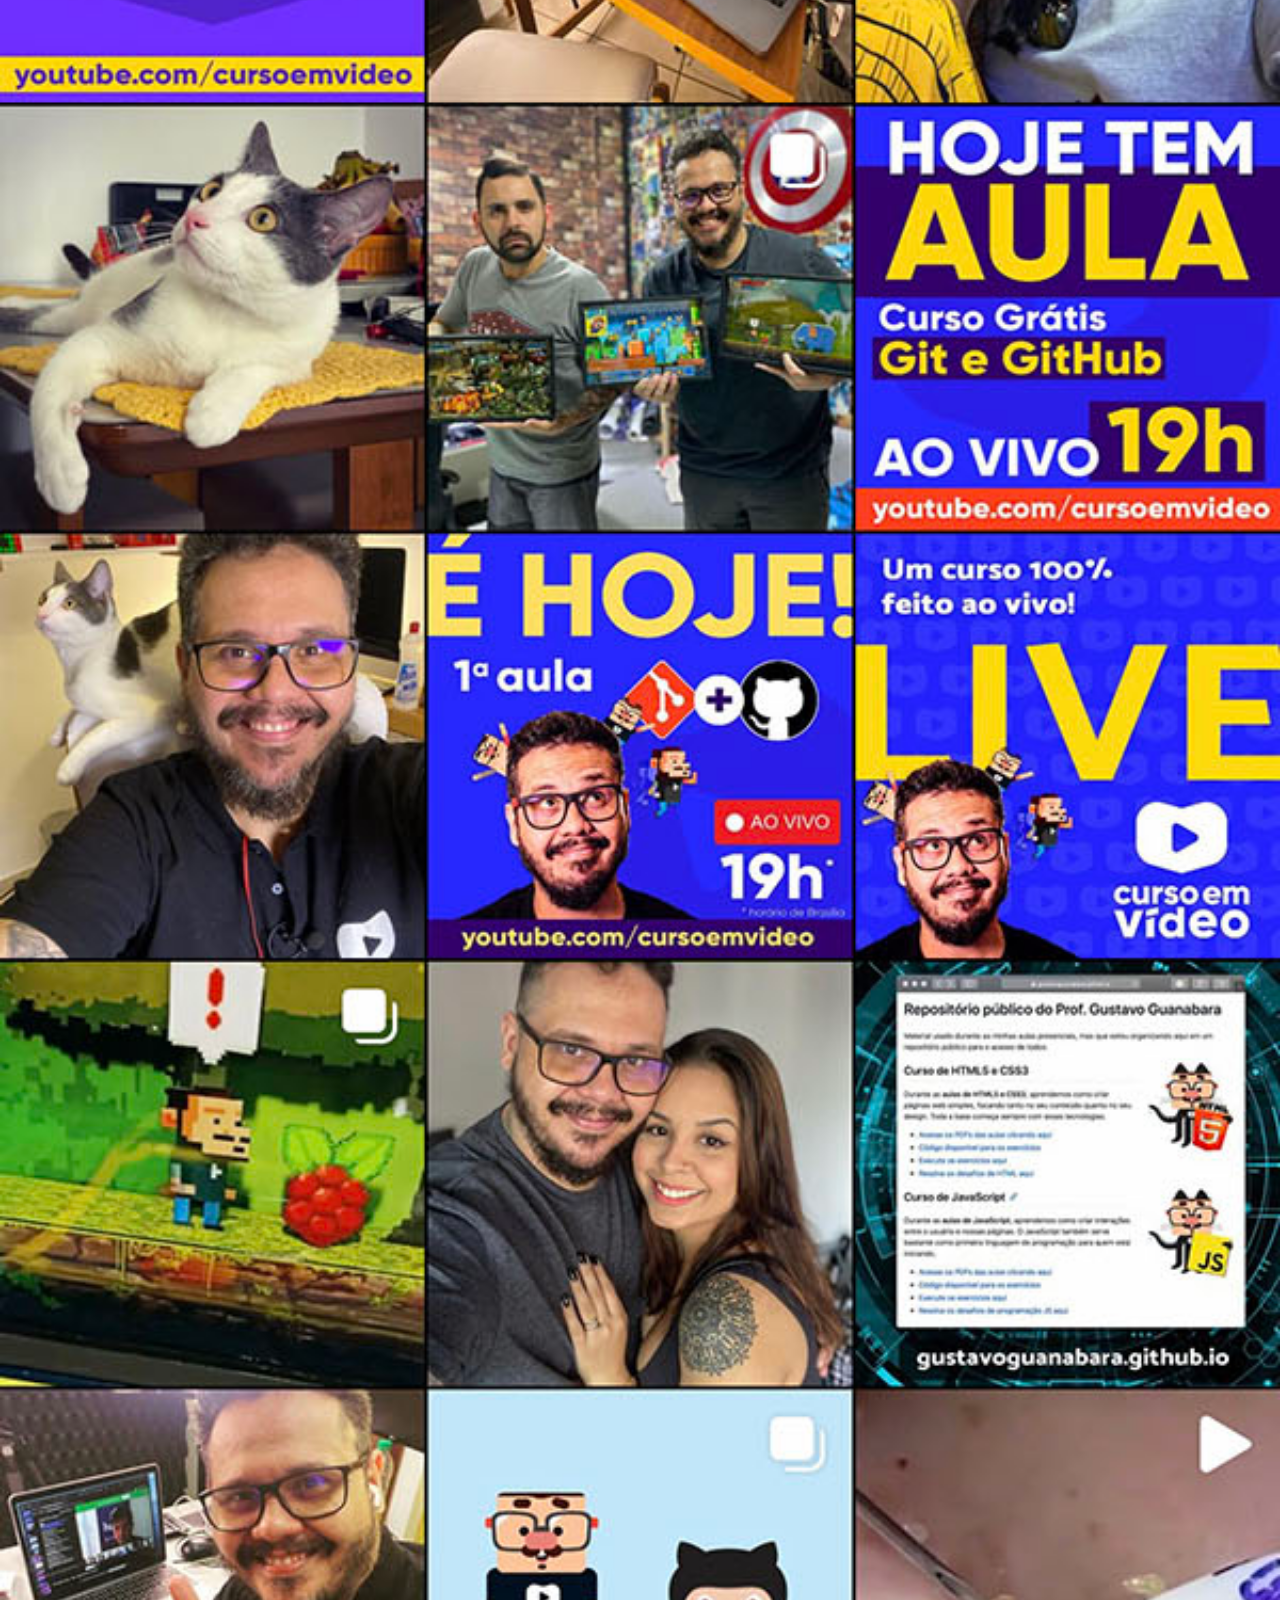
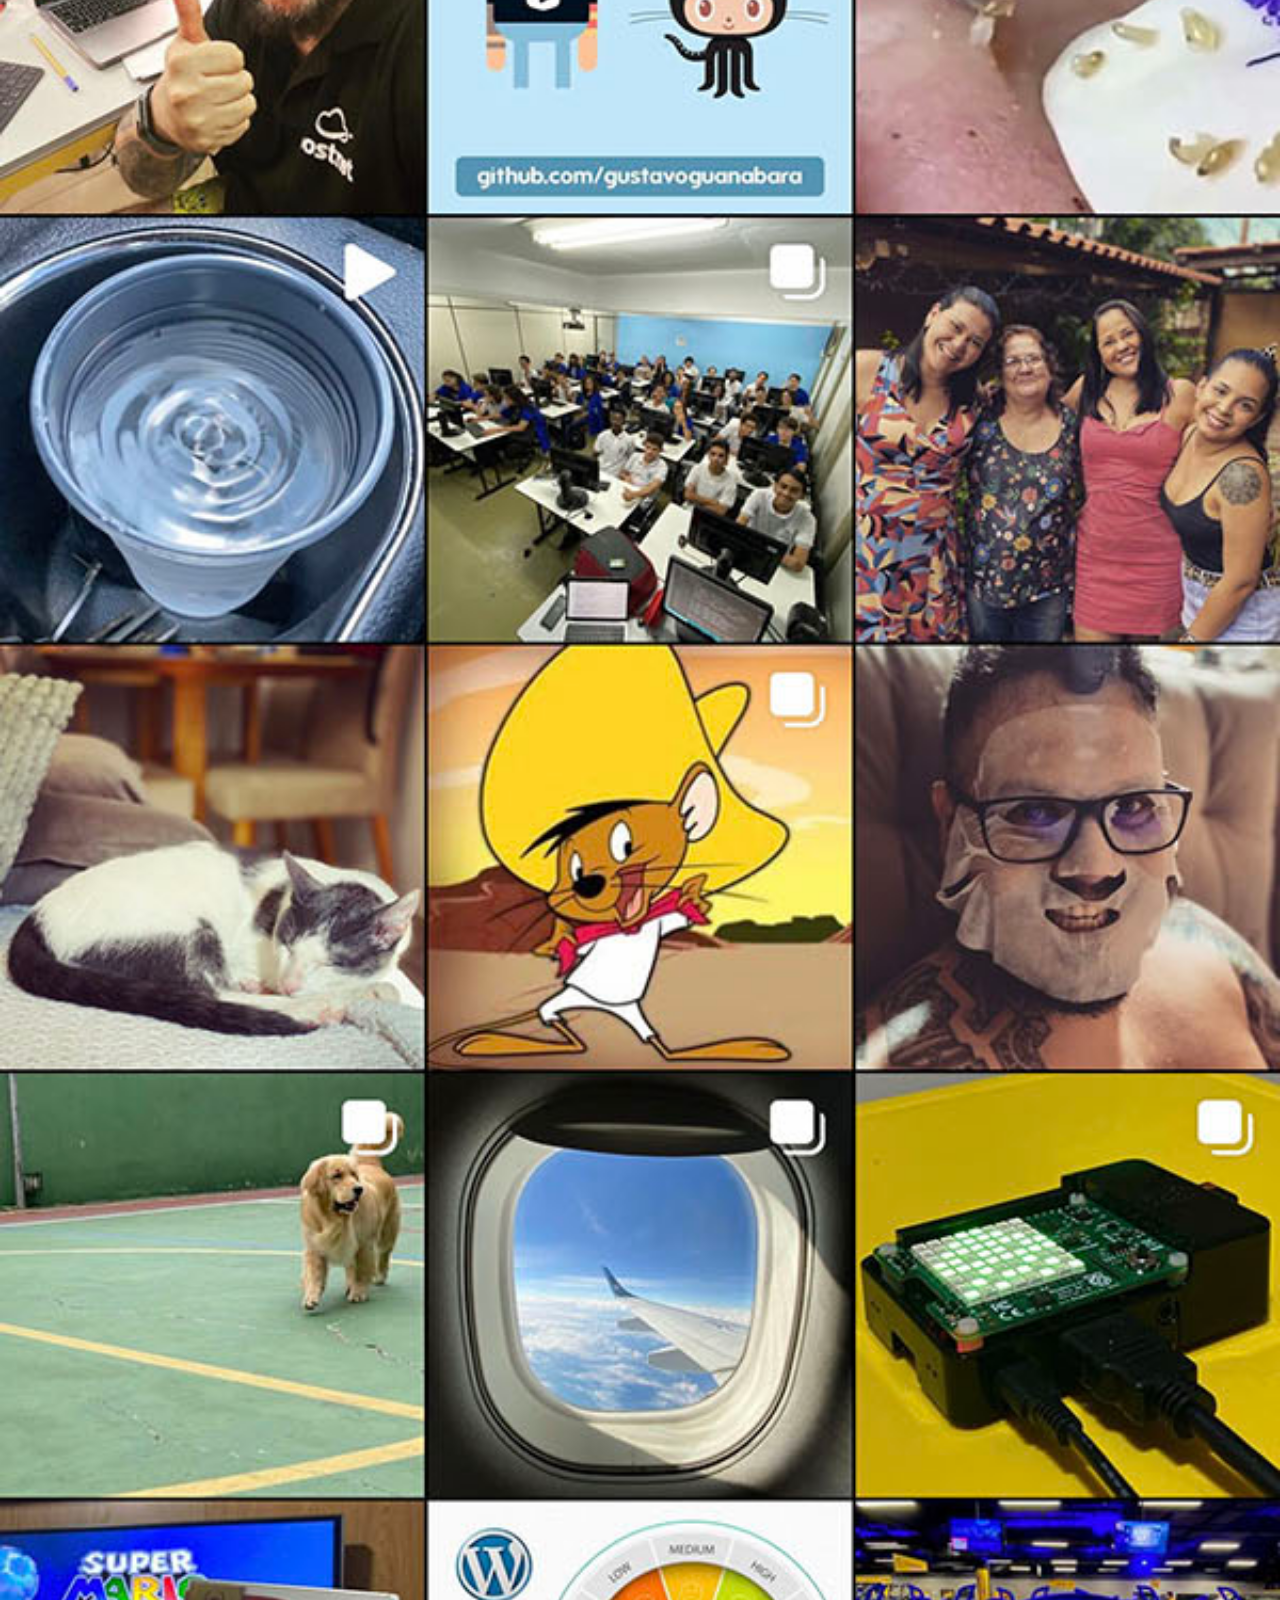
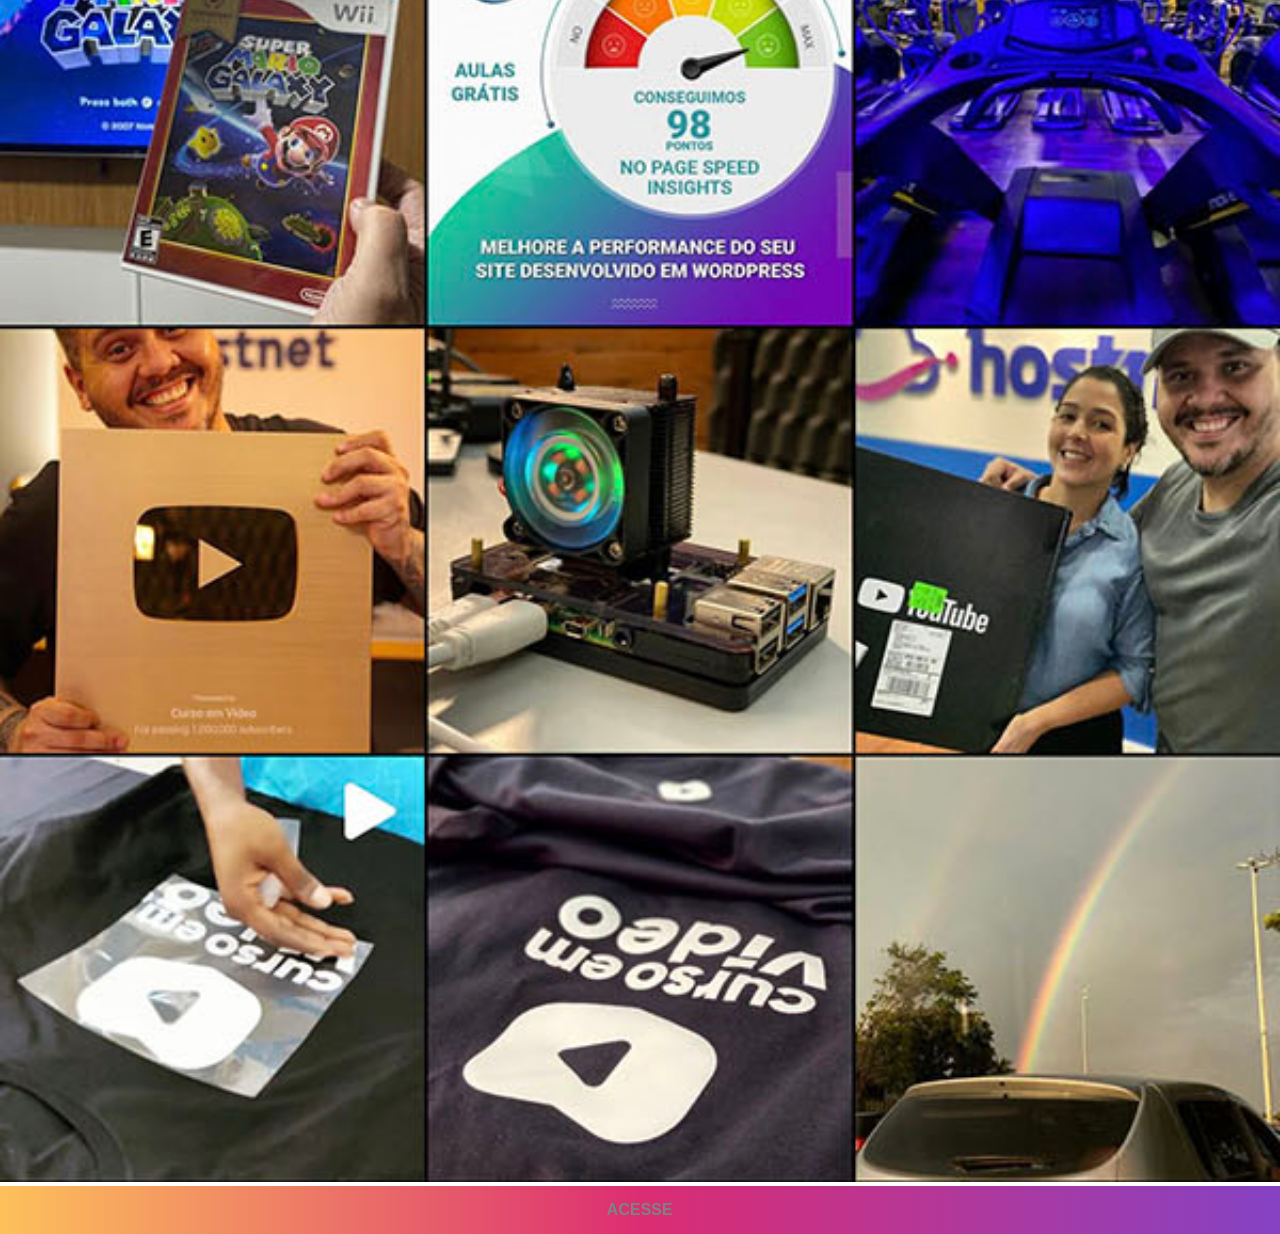
<file: instagram.html>
<!DOCTYPE html>
<html lang="pt-br">
<head>
    <meta charset="UTF-8">
    <meta name="viewport" content="width=device-width, initial-scale=1.0">
    <title>instagram</title>
    <style>
        *{
            margin: 0px;
            padding: 0px;
            font-family: Arial, Helvetica, sans-serif;
        }

        ::-webkit-scrollbar{
            width: 0px;
            height: 0px;
        }

        img{
            width: 100vw;
        }

        a{
            display: block;
            background-image: linear-gradient(to right, #FDC15B, #DC2D72, #8542C3);
            color: grey;
            text-decoration: none;
            text-align: center;
            padding: 15px;
            font-weight: bold;
            transition: color 0.5s, transform 0.5s;
        }
        
        a:hover{
            color: white;
            background-color: red;
            transform: scale(1.2);
        }
    </style>
</head>
<body>
    <img src="imagens/tela-instagram.jpg" alt="instagram">
    <a href="https://www.instagram.com/cursoemvideo/" target="_blank">ACESSE</a>

</body>
</html>
</file>
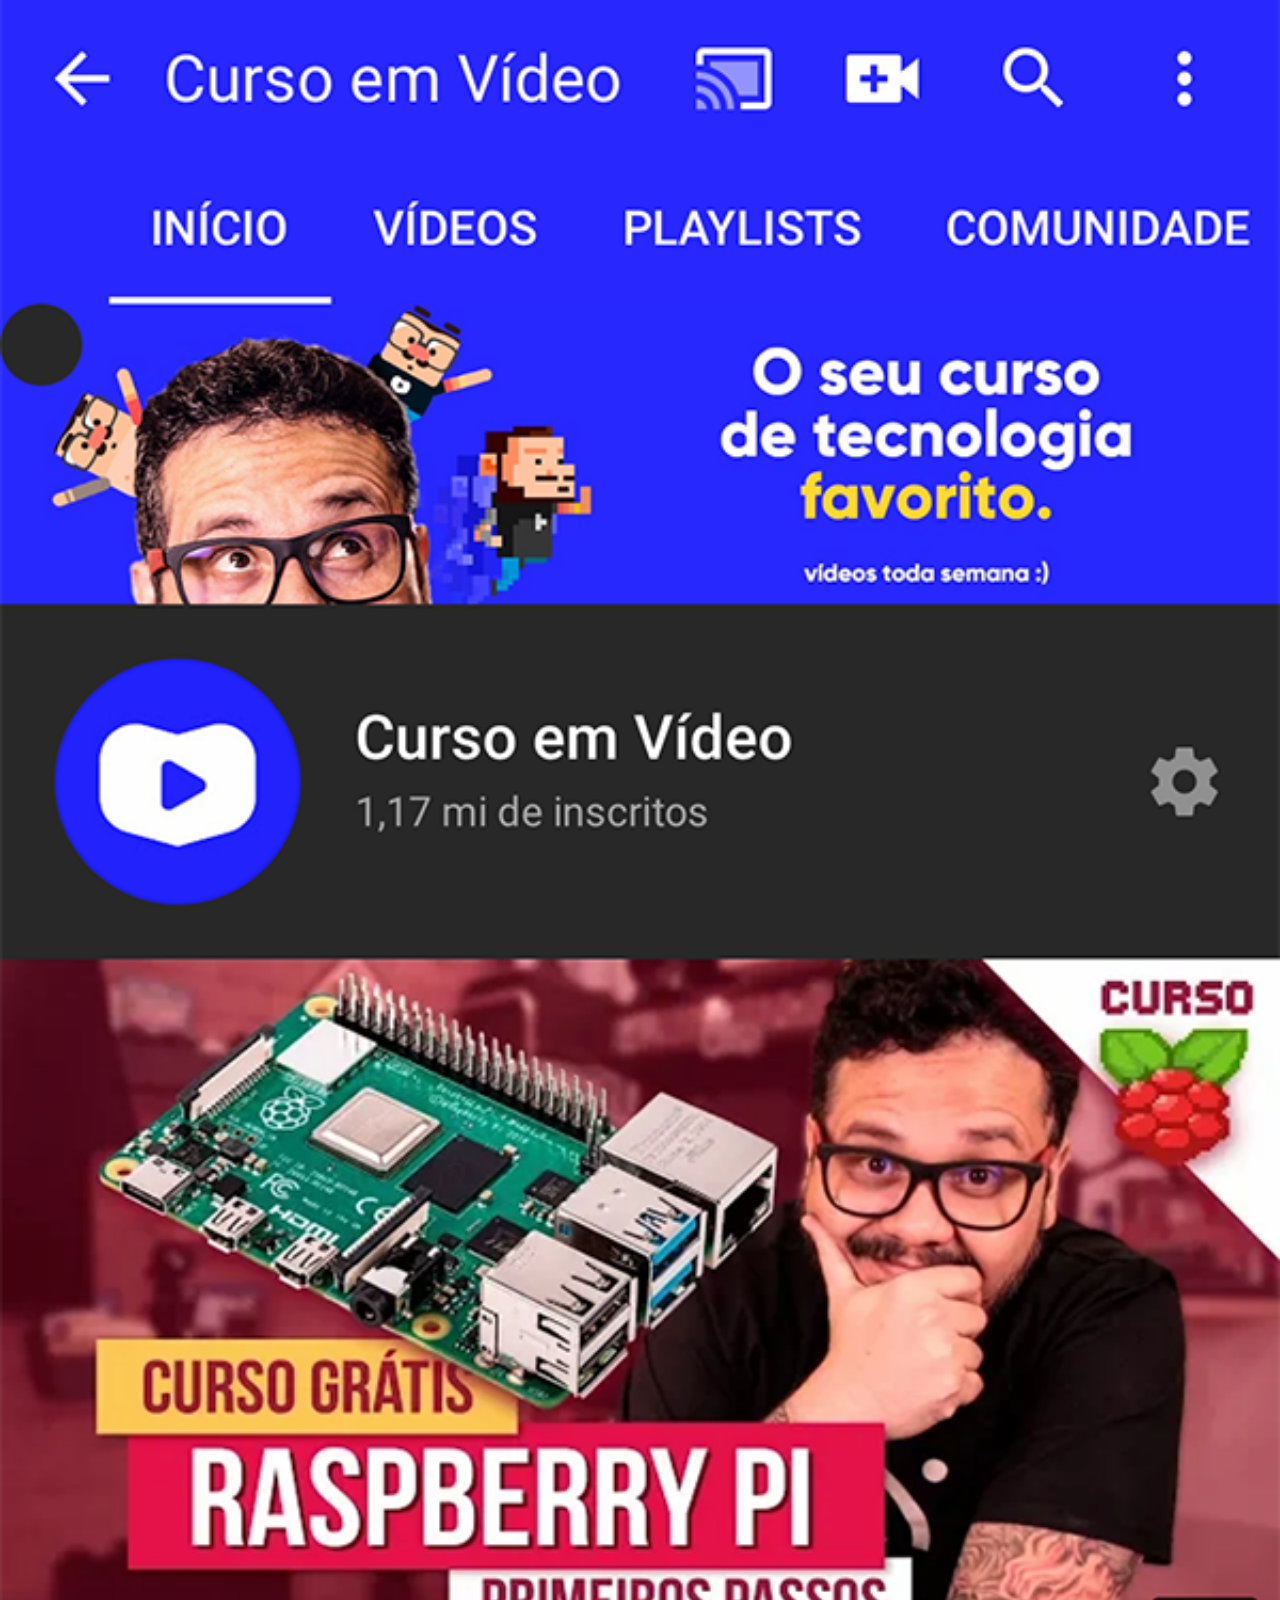
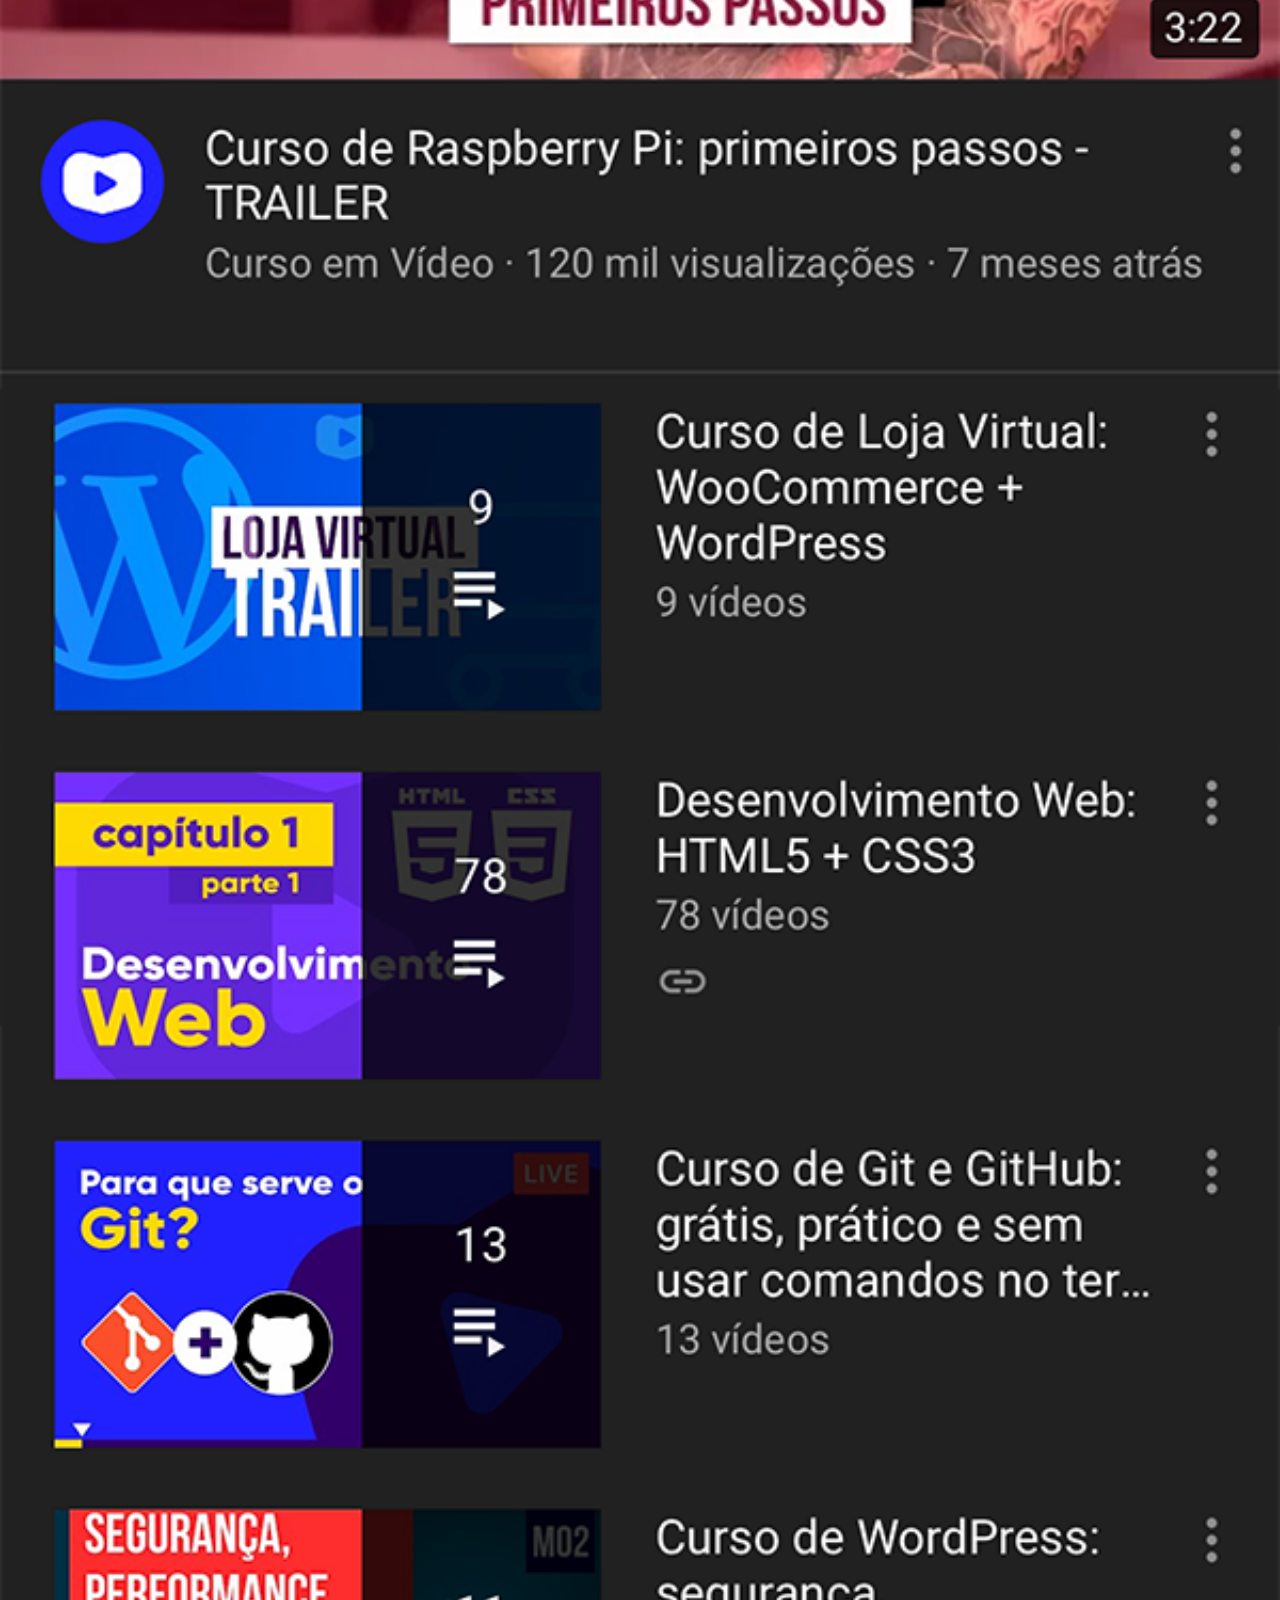
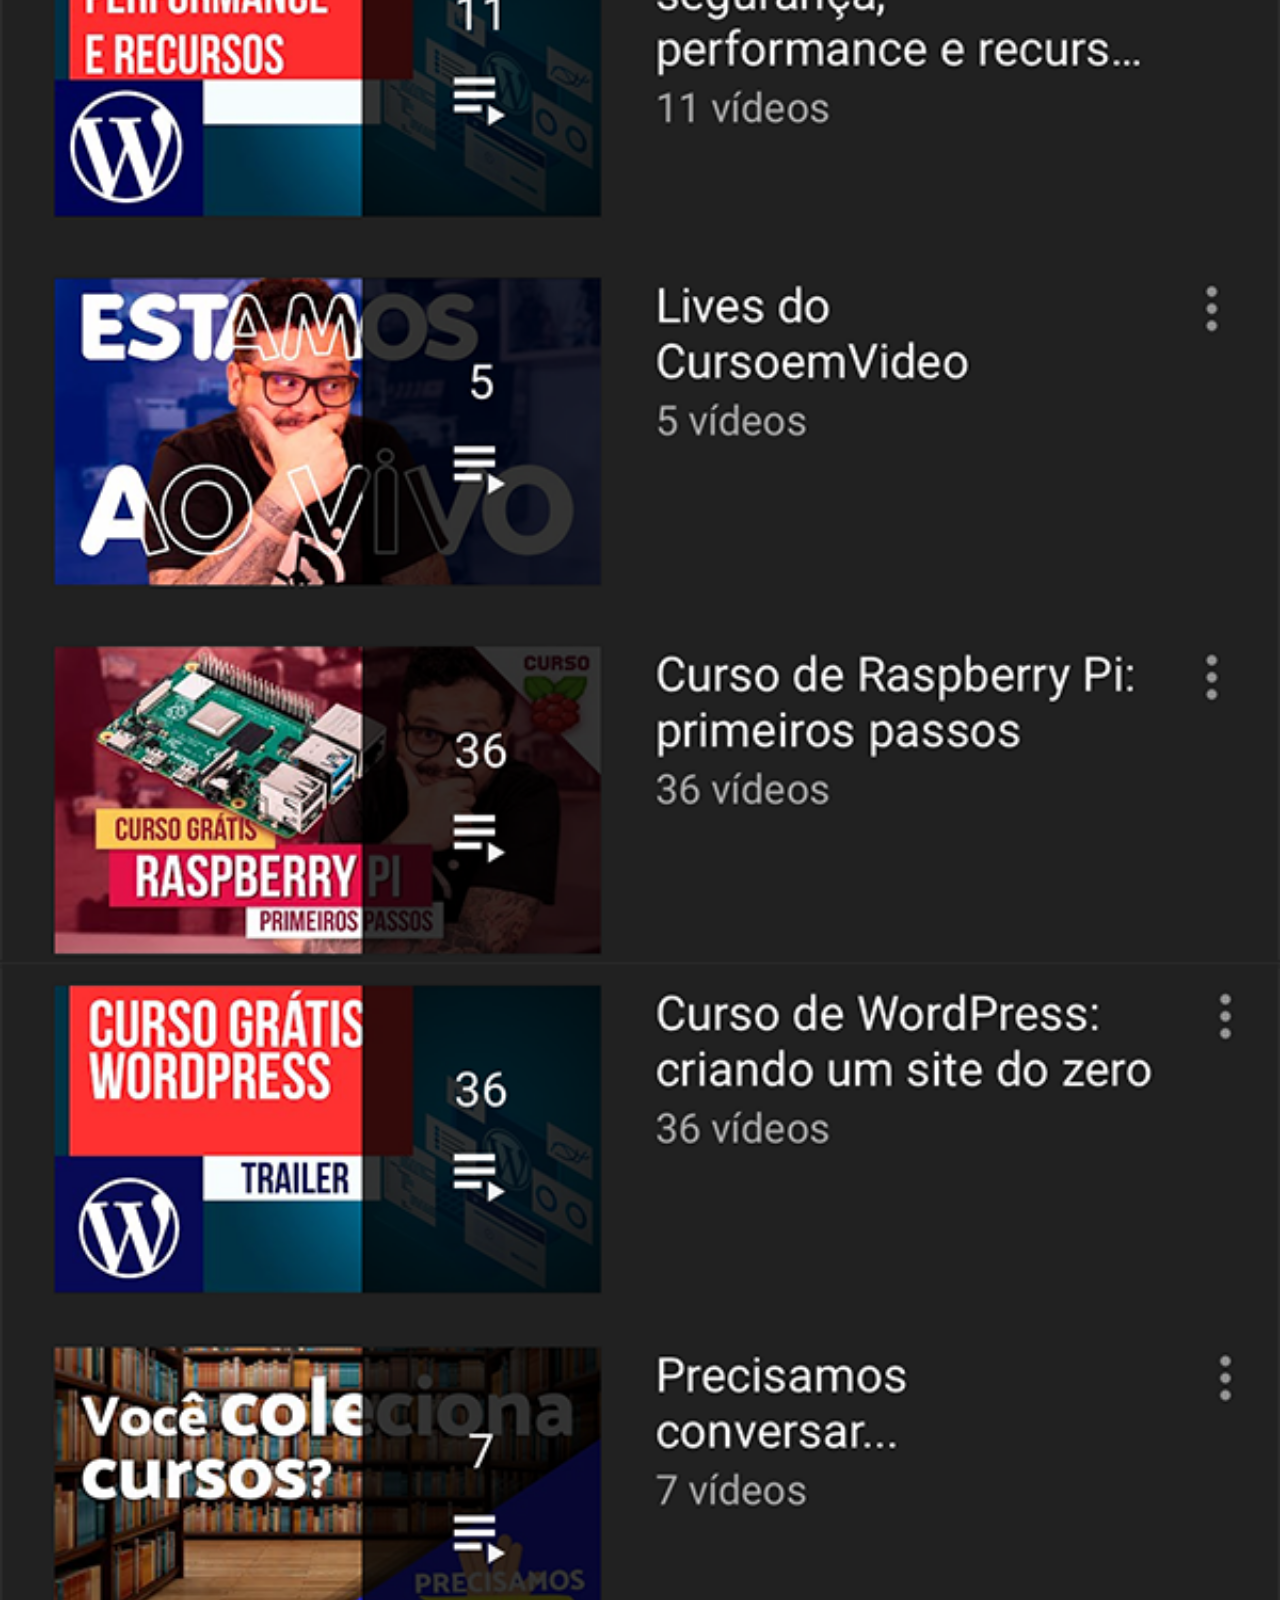
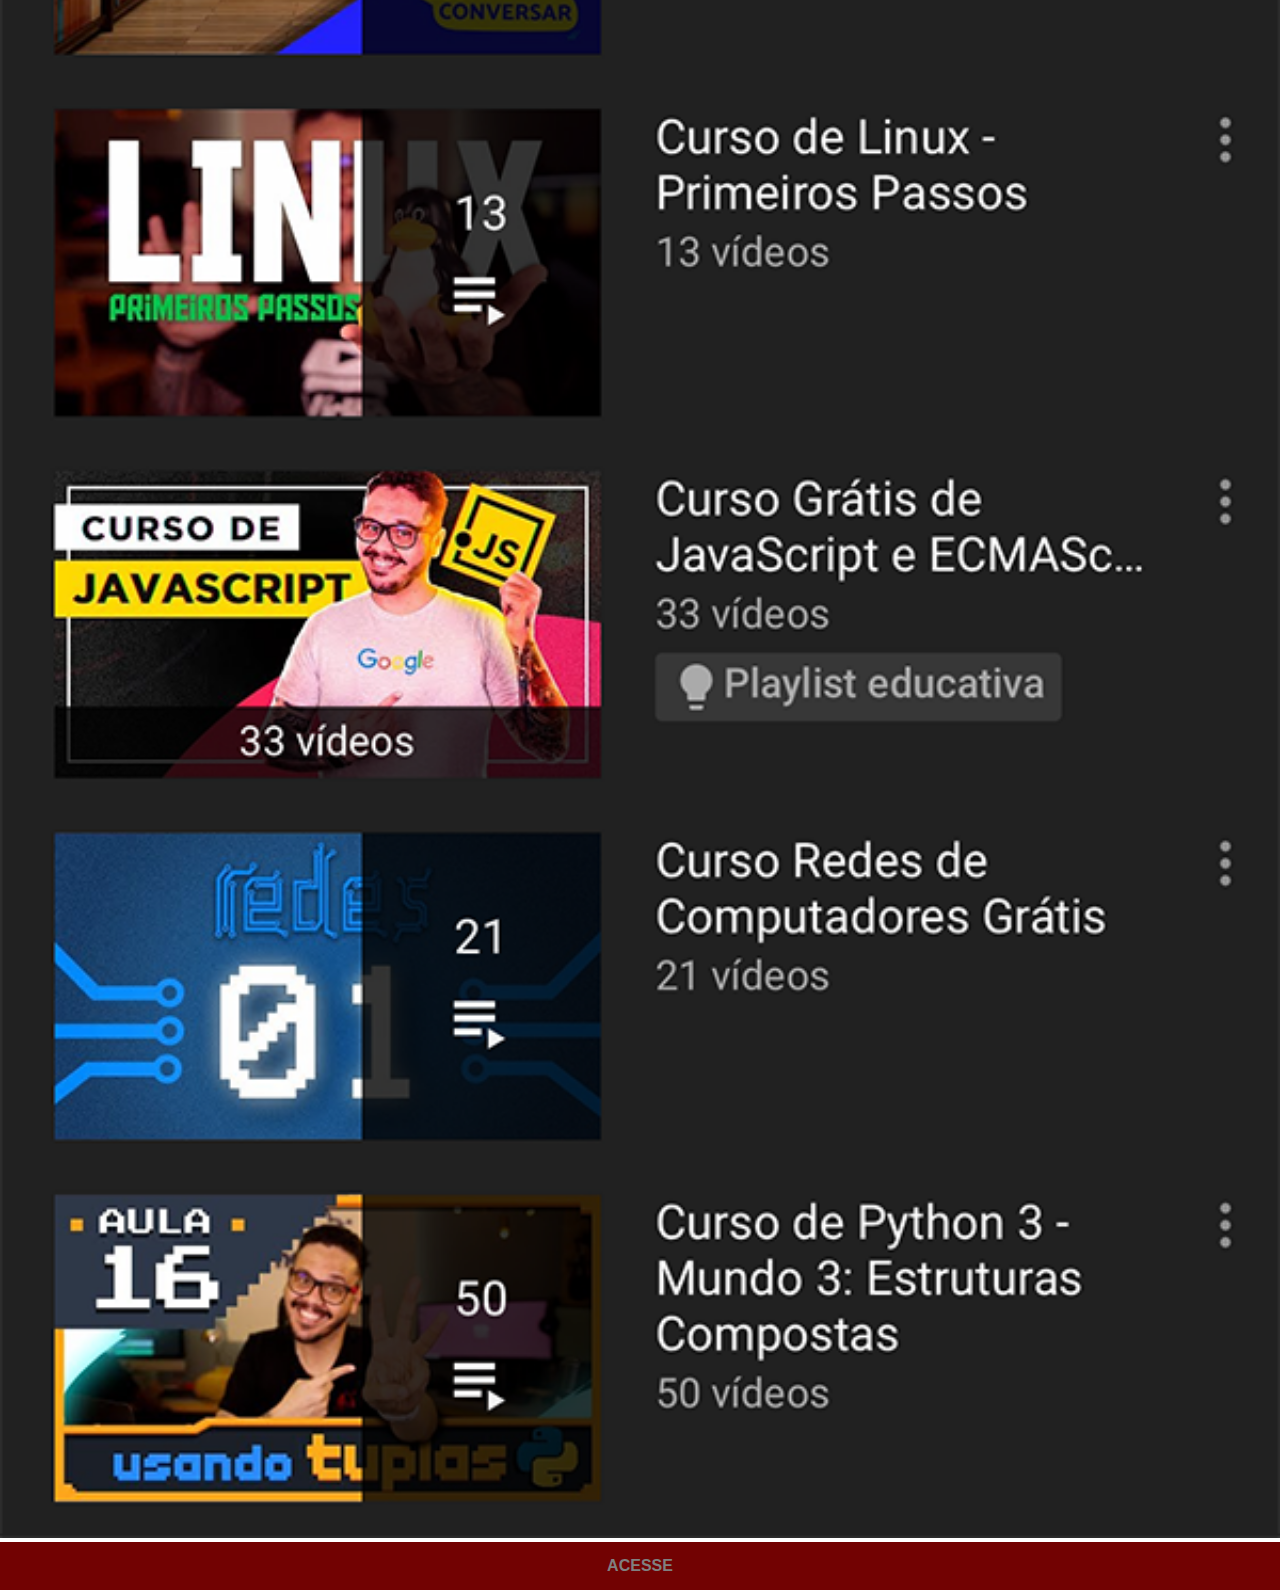
<file: youtube.html>
<!DOCTYPE html>
<html lang="pt-br">
<head>
    <meta charset="UTF-8">
    <meta name="viewport" content="width=device-width, initial-scale=1.0">
    <title>Youtube</title>
    <style>
        *{
            margin: 0px;
            padding: 0px;
            font-family: Arial, Helvetica, sans-serif;
        }

        ::-webkit-scrollbar{
            width: 0px;
            height: 0px;
        }

        img{
            width: 100vw;
        }

        a{
            display: block;
            background-color: rgb(114, 2, 2);
            color: grey;
            text-decoration: none;
            text-align: center;
            padding: 15px;
            font-weight: bold;
        }
        
        a:hover{
            color: white;
            background-color: red;
            transition: background-color 1s;
        }
    </style>
</head>
<body>
    <img src="imagens/tela-youtube.png" alt="Youtube">
    <a href="https://www.youtube.com/c/CursoemV%C3%ADdeo" target="_blank">ACESSE</a>

</body>
</html>
</file>
<file: estilos/style.css>
@charset "UTF-8";

* {
    margin: 0px;
    padding: 0px;
    font-family: Arial, Helvetica, sans-serif;
}

html, body {
    height: 100vh;
    width: 100vw;
    background-color: black;
}

body {
    background: url('../imagens/fundo-madeira.jpg') no-repeat top center;
    background-size: cover;
    background-attachment: fixed;
}

main{
    height: 100vh;
    position: relative;
}

section#telefone {
    height: 627px;
    width: 311px;
    position: absolute;
    top: 50%;
    left: 50%;
    transform: translate(-50%, -50%);
    background: url('../imagens/frame-iphone.png') no-repeat ;
    

}

iframe#tela {
    position: relative;
    top: 81px;
    left: 23px;
    width: 265px;
    height: 470px;
}

section#redes-sociais{
    text-align: right;
}


section#redes-sociais img{
    width: 50px;
    margin: 10px;
    border-radius: 50%;
    box-shadow: 2px 2px 5px rgba(0, 0, 0, 0.438);
    box-sizing: border-box;
    transition: transform .3s, border 0.2s, box-shadow 0.2s, scale 0.5s ;
}

section#redes-sociais img:hover{
    scale: 115%;
    border: 2px solid rgba(255, 255, 255, 0.493);
    transform: translate(-3px, -3px);    
    box-shadow: 5px 5px 10px rgba(0, 0, 0, 0.493);
}

section#redes-sociais img:active{
    scale: 80%;
    transition: scale 0.2s;
}
</file>
